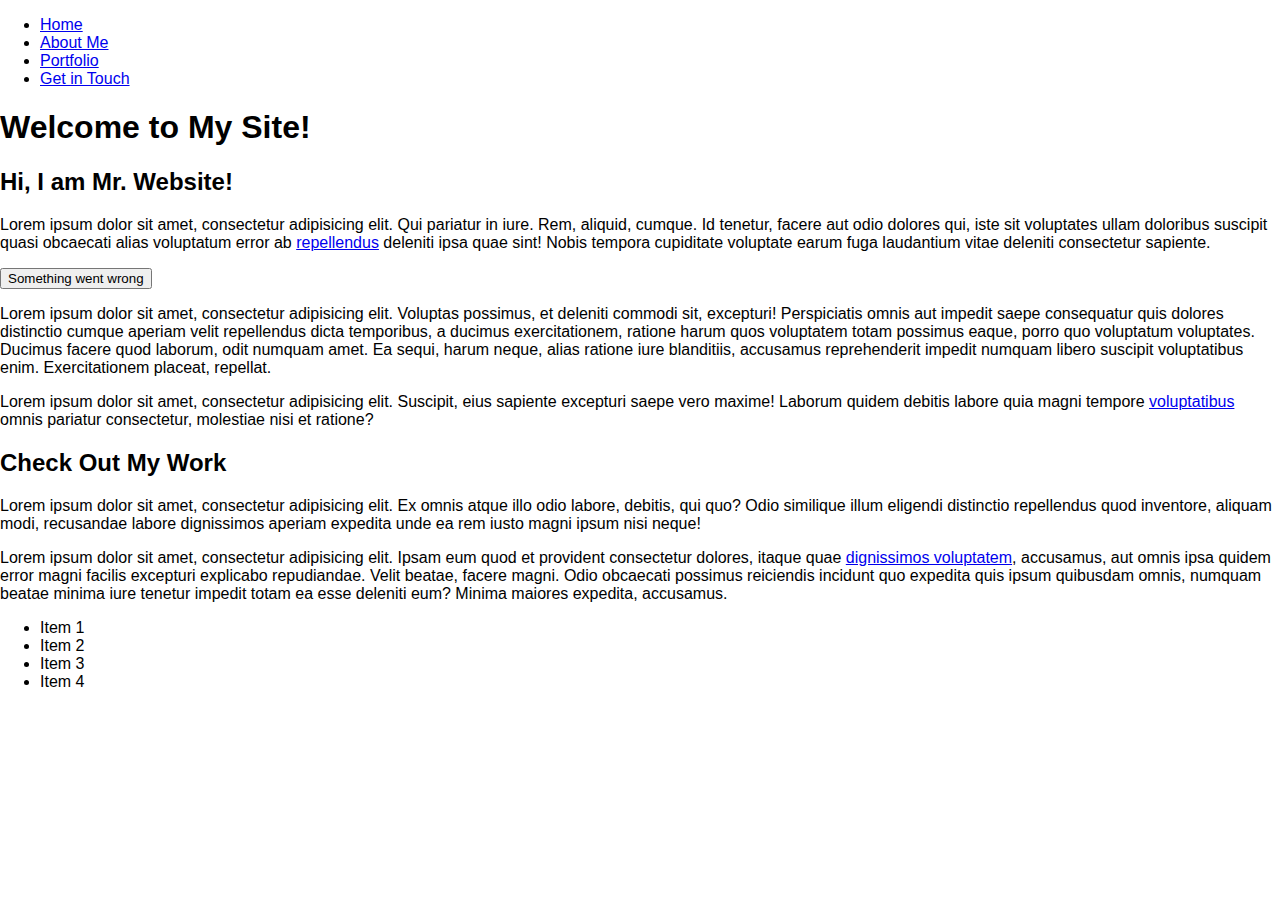
<file: index.html>
<!doctype html>

<html lang="en">
<head>
  <meta charset="utf-8">
  <title>My Awesome Site</title>
  <meta name="description" content="On this site, I share my thoughts and gain readers.">
  
  <link rel="stylesheet" href="css/main.css">

  <!--[if lt IE 9]>
  <script src="http://html5shiv.googlecode.com/svn/trunk/html5.js"></script>
  <![endif]-->
</head>

<body>
  <header id="header">
    <nav id="main-menu">
      <ul>
        <li><a href="index.html">Home</a></li>
        <li><a href="about.html">About Me</a></li>
        <li><a href="portfolio.html">Portfolio</a></li>
        <li><a href="contact.html">Get in Touch</a></li>
      </ul>
    </nav>
  </header>

  <div id="main" role="main">

    <article id="content">
      <h1>Welcome to My Site!</h1>
      <section id="introduction">
        <h2>Hi, I am Mr. Website!</h2>
        <p>Lorem ipsum dolor sit amet, consectetur adipisicing elit. Qui pariatur in iure. Rem, aliquid, cumque. Id tenetur, facere aut odio dolores qui, iste sit voluptates ullam doloribus suscipit quasi obcaecati alias voluptatum error ab <a href="#">repellendus</a> deleniti ipsa quae sint! Nobis tempora cupiditate voluptate earum fuga laudantium vitae deleniti consectetur sapiente.</p>
        <button class="warning-button">Something went wrong</button>
        <p>Lorem ipsum dolor sit amet, consectetur adipisicing elit. Voluptas possimus, et deleniti commodi sit, excepturi! Perspiciatis omnis aut impedit saepe consequatur quis dolores distinctio cumque aperiam velit repellendus dicta temporibus, a ducimus exercitationem, ratione harum quos voluptatem totam possimus eaque, porro quo voluptatum voluptates. Ducimus facere quod laborum, odit numquam amet. Ea sequi, harum neque, alias ratione iure blanditiis, accusamus reprehenderit impedit numquam libero suscipit voluptatibus enim. Exercitationem placeat, repellat.</p>
        <p>Lorem ipsum dolor sit amet, consectetur adipisicing elit. Suscipit, eius sapiente excepturi saepe vero maxime! Laborum quidem debitis labore quia magni tempore <a href="#">voluptatibus</a> omnis pariatur consectetur, molestiae nisi et ratione?</p>
      </section>
      <section id="promo">
        <h2>Check Out My Work</h2>
        <p>Lorem ipsum dolor sit amet, consectetur adipisicing elit. Ex omnis atque illo odio labore, debitis, qui quo? Odio similique illum eligendi distinctio repellendus quod inventore, aliquam modi, recusandae labore dignissimos aperiam expedita unde ea rem iusto magni ipsum nisi neque!</p>
        <p>Lorem ipsum dolor sit amet, consectetur adipisicing elit. Ipsam eum quod et provident consectetur dolores, itaque quae <a href="#">dignissimos voluptatem</a>, accusamus, aut omnis ipsa quidem error magni facilis excepturi explicabo repudiandae. Velit beatae, facere magni. Odio obcaecati possimus reiciendis incidunt quo expedita quis ipsum quibusdam omnis, numquam beatae minima iure tenetur impedit totam ea esse deleniti eum? Minima maiores expedita, accusamus.</p>
      </section>
    </article>

    <aside id="sidebar">
      <ul>
        <li>Item 1</li>
        <li>Item 2</li>
        <li>Item 3</li>
        <li>Item 4</li>
      </ul>
    </aside>

  </div>

  <footer id="footer">
    
  </footer>
</body>
</html>
</file>
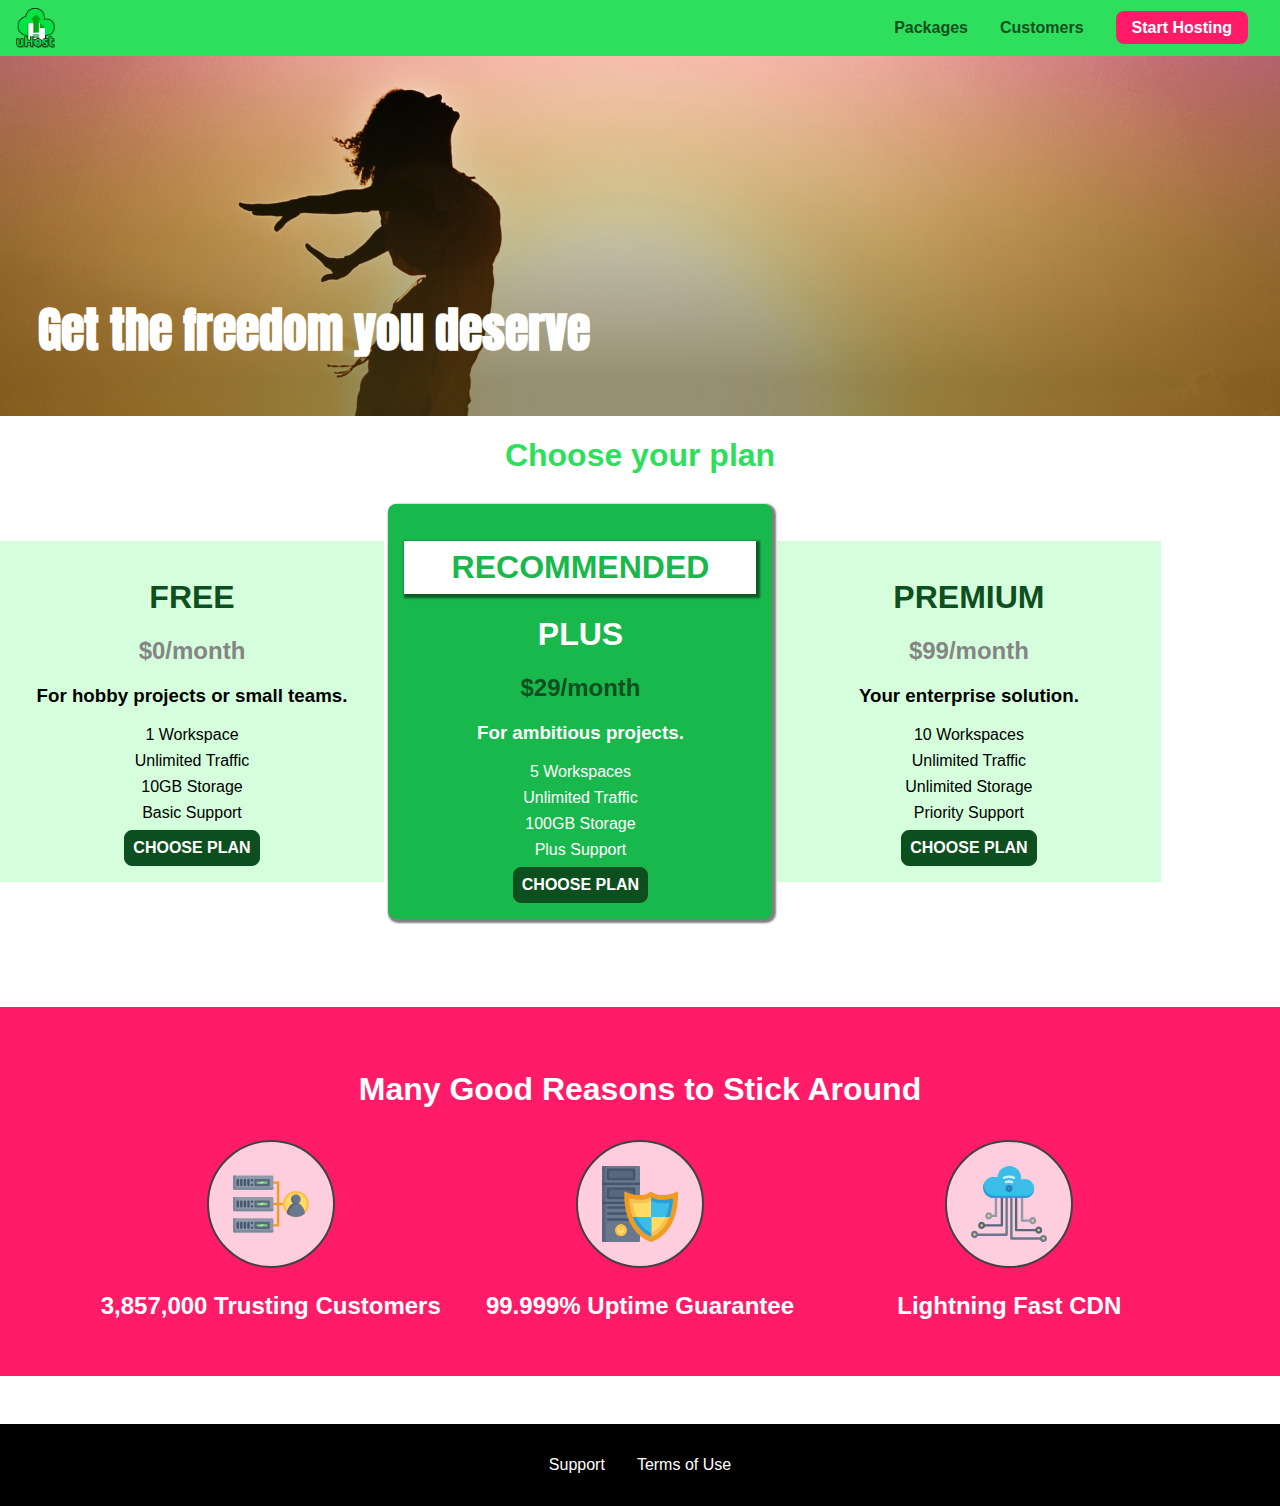
<file: css/basics1/index.html>
<!DOCTYPE html>
<html lang="en">
  <head>
    <meta charset="UTF-8" />
    <meta http-equiv="X-UA-Compatible" content="IE=edge" />
    <meta name="viewport" content="width=device-width, initial-scale=1.0">
    <link rel="stylesheet" href="shared.css" />
    <link rel="stylesheet" href="main.css" />
    <title>uHost</title>
  </head>
  <body>
    <div class="backdrop"></div>
    <div class="modal">
      <h1 class="modal__title">Do you want to continue?</h1>
      <div class="modal__actions">
        <a href="start-hosting/index.html" class="modal__action">Yes!</a>
        <button class="modal__action modal__action--negative" type="button">
          No!
        </button>
      </div>
    </div>
    <header class="main-header">
      <div>
        <button class="toggle-button">
          <span class="toggle-button__bar"></span>
          <span class="toggle-button__bar"></span>
          <span class="toggle-button__bar"></span>
        </button>
        <a href="index.html" class="main-header__brand">
          <img src="images/uhost-icon.png" alt="Uhost - hosting comp" />
        </a>
      </div>
      <nav class="main-nav">
        <ul class="main-nav__items">
          <li class="main-nav__item">
            <a href="packages/index.html">Packages</a>
          </li>
          <li class="main-nav__item">
            <a href="customers/index.html">Customers</a>
          </li>
          <li class="main-nav__item main-nav__item--cta">
            <!--BEM for state -- -->
            <a href="start-hosting/index.html">Start Hosting</a>
          </li>
        </ul>
      </nav>
    </header>
    <nav class="mobile-nav">
      <ul class="mobile-nav__items">
        <li class="mobile-nav__item">
          <a href="packages/index.html">Packages</a>
        </li>
        <li class="mobile-nav__item">
          <a href="customers/index.html">Customers</a>
        </li>
        <li class="mobile-nav__item mobile-nav__item--cta">
          <a href="start-hosting/index.html">Start Hosting</a>
        </li>
      </ul>
    </nav>

    <main>
      <section id="product-overview">
        <h1>Get the freedom you deserve</h1>
      </section>
      <section id="plans">
        <h1 class="section-title">Choose your plan</h1>
        <div class="plan__list">
          <article class="plan">
            <h1 class="plan__title">FREE</h1>
            <h2 class="plan__price">$0/month</h2>
            <h3>For hobby projects or small teams.</h3>
            <ul class="plan__features">
              <li class="plan__feature">1 Workspace</li>
              <li class="plan__feature">Unlimited Traffic</li>
              <li class="plan__feature">10GB Storage</li>
              <li class="plan__feature">Basic Support</li>
            </ul>
            <div>
              <button class="button">CHOOSE PLAN</button>
            </div>
          </article>
          <article class="plan plan--highlighted">
            <h1 class="plan__annotation">RECOMMENDED</h1>
            <h1 class="plan__title">PLUS</h1>
            <h2 class="plan__price">$29/month</h2>
            <h3>For ambitious projects.</h3>
            <ul class="plan__features">
              <li class="plan__feature">5 Workspaces</li>
              <li class="plan__feature">Unlimited Traffic</li>
              <li class="plan__feature">100GB Storage</li>
              <li class="plan__feature">Plus Support</li>
            </ul>
            <div>
              <button class="button">CHOOSE PLAN</button>
            </div>
          </article>
          <article class="plan">
            <h1 class="plan__title">PREMIUM</h1>
            <h2 class="plan__price">$99/month</h2>
            <h3>Your enterprise solution.</h3>
            <ul class="plan__features">
              <li class="plan__feature">10 Workspaces</li>
              <li class="plan__feature">Unlimited Traffic</li>
              <li class="plan__feature">Unlimited Storage</li>
              <li class="plan__feature">Priority Support</li>
            </ul>
            <div>
              <button class="button">CHOOSE PLAN</button>
            </div>
          </article>
        </div>
      </section>

      <section id="key-features">
        <h1 class="section-title">Many Good Reasons to Stick Around</h1>
        <ul class="key-features__list">
          <li class="key-feature">
            <div class="key-feature__image">
              <svg viewBox="0 0 512 512">
                <path
                  style="fill: #f09b24"
                  d="M344,248h-32V112c0-4.418-3.582-8-8-8h-40c-4.418,0-8,3.582-8,8s3.582,8,8,8h32v128h-32  c-4.418,0-8,3.582-8,8s3.582,8,8,8h32v128h-32c-4.418,0-8,3.582-8,8s3.582,8,8,8h40c4.418,0,8-3.582,8-8V264h32c4.418,0,8-3.582,8-8  S348.418,248,344,248z"
                />
                <path
                  style="fill: #8e9aa9"
                  d="M264,64H8c-4.418,0-8,3.582-8,8v80c0,4.418,3.582,8,8,8h256c4.418,0,8-3.582,8-8V72  C272,67.582,268.418,64,264,64z"
                />
                <path
                  style="fill: #7c899b"
                  d="M24,144c-4.418,0-8-3.582-8-8V64H8c-4.418,0-8,3.582-8,8v80c0,4.418,3.582,8,8,8h256  c4.418,0,8-3.582,8-8v-8H24z"
                />
                <rect
                  x="152"
                  y="96"
                  style="fill: #b8e3a8"
                  width="88"
                  height="32"
                />
                <g>
                  <polygon
                    style="fill: #7ec97d"
                    points="152,96 152,128 166,128 198,96  "
                  />
                  <polygon
                    style="fill: #7ec97d"
                    points="220,96 188,128 240,128 240,96  "
                  />
                </g>
                <path
                  style="fill: #56677e"
                  d="M240,136h-88c-4.418,0-8-3.582-8-8V96c0-4.418,3.582-8,8-8h88c4.418,0,8,3.582,8,8v32  C248,132.418,244.418,136,240,136z M160,120h72v-16h-72V120z"
                />
                <g>
                  <path
                    style="fill: #435670"
                    d="M32,136c-4.418,0-8-3.582-8-8V96c0-4.418,3.582-8,8-8s8,3.582,8,8v32C40,132.418,36.418,136,32,136z   "
                  />
                  <path
                    style="fill: #435670"
                    d="M56,136c-4.418,0-8-3.582-8-8V96c0-4.418,3.582-8,8-8s8,3.582,8,8v32C64,132.418,60.418,136,56,136z   "
                  />
                  <path
                    style="fill: #435670"
                    d="M80,136c-4.418,0-8-3.582-8-8V96c0-4.418,3.582-8,8-8s8,3.582,8,8v32C88,132.418,84.418,136,80,136z   "
                  />
                  <path
                    style="fill: #435670"
                    d="M104,136c-4.418,0-8-3.582-8-8V96c0-4.418,3.582-8,8-8s8,3.582,8,8v32   C112,132.418,108.418,136,104,136z"
                  />
                  <path
                    style="fill: #435670"
                    d="M128,105c-4.418,0-8-3.582-8-8v-1c0-4.418,3.582-8,8-8s8,3.582,8,8v1   C136,101.418,132.418,105,128,105z"
                  />
                  <path
                    style="fill: #435670"
                    d="M128,136c-4.418,0-8-3.582-8-8v-1c0-4.418,3.582-8,8-8s8,3.582,8,8v1   C136,132.418,132.418,136,128,136z"
                  />
                </g>
                <path
                  style="fill: #8e9aa9"
                  d="M264,208H8c-4.418,0-8,3.582-8,8v80c0,4.418,3.582,8,8,8h256c4.418,0,8-3.582,8-8v-80  C272,211.582,268.418,208,264,208z"
                />
                <path
                  style="fill: #7c899b"
                  d="M24,288c-4.418,0-8-3.582-8-8v-72H8c-4.418,0-8,3.582-8,8v80c0,4.418,3.582,8,8,8h256  c4.418,0,8-3.582,8-8v-8H24z"
                />
                <rect
                  x="152"
                  y="240"
                  style="fill: #b8e3a8"
                  width="88"
                  height="32"
                />
                <g>
                  <polygon
                    style="fill: #7ec97d"
                    points="152,240 152,272 166,272 198,240  "
                  />
                  <polygon
                    style="fill: #7ec97d"
                    points="220,240 188,272 240,272 240,240  "
                  />
                </g>
                <path
                  style="fill: #56677e"
                  d="M240,280h-88c-4.418,0-8-3.582-8-8v-32c0-4.418,3.582-8,8-8h88c4.418,0,8,3.582,8,8v32  C248,276.418,244.418,280,240,280z M160,264h72v-16h-72V264z"
                />
                <g>
                  <path
                    style="fill: #435670"
                    d="M32,280c-4.418,0-8-3.582-8-8v-32c0-4.418,3.582-8,8-8s8,3.582,8,8v32C40,276.418,36.418,280,32,280   z"
                  />
                  <path
                    style="fill: #435670"
                    d="M56,280c-4.418,0-8-3.582-8-8v-32c0-4.418,3.582-8,8-8s8,3.582,8,8v32C64,276.418,60.418,280,56,280   z"
                  />
                  <path
                    style="fill: #435670"
                    d="M80,280c-4.418,0-8-3.582-8-8v-32c0-4.418,3.582-8,8-8s8,3.582,8,8v32C88,276.418,84.418,280,80,280   z"
                  />
                  <path
                    style="fill: #435670"
                    d="M104,280c-4.418,0-8-3.582-8-8v-32c0-4.418,3.582-8,8-8s8,3.582,8,8v32   C112,276.418,108.418,280,104,280z"
                  />
                  <path
                    style="fill: #435670"
                    d="M128,249c-4.418,0-8-3.582-8-8v-1c0-4.418,3.582-8,8-8s8,3.582,8,8v1   C136,245.418,132.418,249,128,249z"
                  />
                  <path
                    style="fill: #435670"
                    d="M128,280c-4.418,0-8-3.582-8-8v-1c0-4.418,3.582-8,8-8s8,3.582,8,8v1   C136,276.418,132.418,280,128,280z"
                  />
                </g>
                <path
                  style="fill: #8e9aa9"
                  d="M264,352H8c-4.418,0-8,3.582-8,8v80c0,4.418,3.582,8,8,8h256c4.418,0,8-3.582,8-8v-80  C272,355.582,268.418,352,264,352z"
                />
                <path
                  style="fill: #7c899b"
                  d="M24,432c-4.418,0-8-3.582-8-8v-72H8c-4.418,0-8,3.582-8,8v80c0,4.418,3.582,8,8,8h256  c4.418,0,8-3.582,8-8v-8H24z"
                />
                <rect
                  x="152"
                  y="384"
                  style="fill: #b8e3a8"
                  width="88"
                  height="32"
                />
                <g>
                  <polygon
                    style="fill: #7ec97d"
                    points="152,384 152,416 166,416 198,384  "
                  />
                  <polygon
                    style="fill: #7ec97d"
                    points="220,384 188,416 240,416 240,384  "
                  />
                </g>
                <path
                  style="fill: #56677e"
                  d="M240,424h-88c-4.418,0-8-3.582-8-8v-32c0-4.418,3.582-8,8-8h88c4.418,0,8,3.582,8,8v32  C248,420.418,244.418,424,240,424z M160,408h72v-16h-72V408z"
                />
                <g>
                  <path
                    style="fill: #435670"
                    d="M32,424c-4.418,0-8-3.582-8-8v-32c0-4.418,3.582-8,8-8s8,3.582,8,8v32C40,420.418,36.418,424,32,424   z"
                  />
                  <path
                    style="fill: #435670"
                    d="M56,424c-4.418,0-8-3.582-8-8v-32c0-4.418,3.582-8,8-8s8,3.582,8,8v32C64,420.418,60.418,424,56,424   z"
                  />
                  <path
                    style="fill: #435670"
                    d="M80,424c-4.418,0-8-3.582-8-8v-32c0-4.418,3.582-8,8-8s8,3.582,8,8v32C88,420.418,84.418,424,80,424   z"
                  />
                  <path
                    style="fill: #435670"
                    d="M104,424c-4.418,0-8-3.582-8-8v-32c0-4.418,3.582-8,8-8s8,3.582,8,8v32   C112,420.418,108.418,424,104,424z"
                  />
                  <path
                    style="fill: #435670"
                    d="M128,393c-4.418,0-8-3.582-8-8v-1c0-4.418,3.582-8,8-8s8,3.582,8,8v1   C136,389.418,132.418,393,128,393z"
                  />
                  <path
                    style="fill: #435670"
                    d="M128,424c-4.418,0-8-3.582-8-8v-1c0-4.418,3.582-8,8-8s8,3.582,8,8v1   C136,420.418,132.418,424,128,424z"
                  />
                </g>
                <path
                  style="fill: #f7c14d"
                  d="M424,168c-48.523,0-88,39.477-88,88s39.477,88,88,88s88-39.477,88-88S472.523,168,424,168z"
                />
                <path
                  style="fill: #ffdb66"
                  d="M424,184c-39.701,0-72,32.299-72,72s32.299,72,72,72s72-32.299,72-72S463.701,184,424,184z"
                />
                <path
                  style="fill: #69788d"
                  d="M484.893,314.16C476.393,274.588,451.922,248,424,248s-52.393,26.588-60.893,66.16  c-0.605,2.82,0.354,5.749,2.511,7.664C381.731,336.124,402.465,344,424,344s42.269-7.876,58.381-22.176  C484.539,319.909,485.498,316.98,484.893,314.16z"
                />
                <path
                  style="fill: #56677e"
                  d="M434.053,249.171C430.768,248.403,427.411,248,424,248c-27.922,0-52.393,26.588-60.893,66.16  c-0.605,2.82,0.354,5.749,2.511,7.664c3.383,3.002,6.979,5.703,10.734,8.125C384.904,286.243,407.373,255.378,434.053,249.171z"
                />
                <path
                  style="fill: #69788d"
                  d="M424,192c-17.645,0-32,14.355-32,32s14.355,32,32,32s32-14.355,32-32S441.645,192,424,192z"
                />
                <path
                  style="fill: #56677e"
                  d="M432,248c-17.645,0-32-14.355-32-32c0-6.783,2.128-13.076,5.742-18.258  C397.444,203.53,392,213.138,392,224c0,17.645,14.355,32,32,32c10.862,0,20.471-5.444,26.258-13.742  C445.076,245.872,438.783,248,432,248z"
                />
              </svg>
            </div>
            <p class="key-feature__description">3,857,000 Trusting Customers</p>
          </li>
          <li class="key-feature">
            <div class="key-feature__image">
              <svg viewBox="0 0 512 512">
                <path
                  style="fill: #69788d"
                  d="M248,0H8C3.582,0,0,3.582,0,8v496c0,4.418,3.582,8,8,8h240c4.418,0,8-3.582,8-8V8  C256,3.582,252.418,0,248,0z"
                />
                <path
                  style="fill: #56677e"
                  d="M24,504V8c0-4.418,3.582-8,8-8H8C3.582,0,0,3.582,0,8v496c0,4.418,3.582,8,8,8h24  C27.582,512,24,508.418,24,504z"
                />
                <g>
                  <rect
                    x="0"
                    y="112"
                    style="fill: #435670"
                    width="256"
                    height="16"
                  />
                  <rect
                    x="0"
                    y="240"
                    style="fill: #435670"
                    width="256"
                    height="16"
                  />
                </g>
                <path
                  style="fill: #f7c14d"
                  d="M128,392c-22.056,0-40,17.944-40,40s17.944,40,40,40s40-17.944,40-40S150.056,392,128,392z"
                />
                <path
                  style="fill: #ffdb66"
                  d="M128,408c-13.233,0-24,10.767-24,24s10.767,24,24,24s24-10.767,24-24S141.233,408,128,408z"
                />
                <path
                  style="fill: #f7c14d"
                  d="M128,392c-2.739,0-5.414,0.278-8,0.805V424c0,4.418,3.582,8,8,8c4.418,0,8-3.582,8-8v-31.195  C133.414,392.278,130.739,392,128,392z"
                />
                <g>
                  <path
                    style="fill: #435670"
                    d="M216,288H40c-4.418,0-8-3.582-8-8s3.582-8,8-8h176c4.418,0,8,3.582,8,8S220.418,288,216,288z"
                  />
                  <path
                    style="fill: #435670"
                    d="M216,328H40c-4.418,0-8-3.582-8-8s3.582-8,8-8h176c4.418,0,8,3.582,8,8S220.418,328,216,328z"
                  />
                  <path
                    style="fill: #435670"
                    d="M216,368H40c-4.418,0-8-3.582-8-8s3.582-8,8-8h176c4.418,0,8,3.582,8,8S220.418,368,216,368z"
                  />
                  <path
                    style="fill: #435670"
                    d="M216,16H40c-4.418,0-8,3.582-8,8v64c0,4.418,3.582,8,8,8h176c4.418,0,8-3.582,8-8V24   C224,19.582,220.418,16,216,16z"
                  />
                </g>
                <rect
                  x="48"
                  y="32"
                  style="fill: #56677e"
                  width="160"
                  height="48"
                />
                <path
                  style="fill: #435670"
                  d="M216,144H40c-4.418,0-8,3.582-8,8v64c0,4.418,3.582,8,8,8h176c4.418,0,8-3.582,8-8v-64  C224,147.582,220.418,144,216,144z"
                />
                <rect
                  x="48"
                  y="160"
                  style="fill: #56677e"
                  width="160"
                  height="48"
                />
                <path
                  style="fill: #f09b24"
                  d="M511.747,180.237c-0.194-6.537-8.107-10.107-13.135-5.894c-5.6,4.693-42.904,21.282-98.514,21.282  c-33.45,0-64.625-20.999-64.929-21.206c-2.9-1.991-6.764-1.85-9.512,0.346c-2.677,2.135-27.201,20.86-63.793,20.86  c-55.607,0-92.914-16.589-98.515-21.282c-5.028-4.211-12.941-0.645-13.135,5.894c-1.634,54.834,4.655,105.941,18.693,151.903  c12.096,39.604,29.759,74.047,52.497,102.373c27.538,34.304,62.743,59.882,104.66,76.045c3.069,1.918,6.757,1.921,9.83,0  c41.917-16.163,77.122-41.741,104.66-76.045c22.738-28.326,40.401-62.77,52.497-102.373  C507.092,286.179,513.381,235.071,511.747,180.237z"
                />
                <path
                  style="fill: #f7c14d"
                  d="M476.21,221.226c-1.953-1.631-4.568-2.235-7.036-1.628c-21.686,5.327-44.926,8.028-69.075,8.028  c-25.926,0-49.633-8.975-64.955-16.504c-2.307-1.134-5.016-1.091-7.284,0.116c-14.059,7.477-36.919,16.388-65.994,16.388  c-24.153,0-47.394-2.701-69.075-8.028c-5.155-1.268-10.221,2.966-9.894,8.261c2.077,33.693,7.668,65.635,16.616,94.935  c22.774,74.565,66.139,126.334,128.888,153.868c2.032,0.891,4.397,0.891,6.43,0c61.777-27.107,104.716-78.876,127.62-153.868  c8.948-29.3,14.539-61.241,16.616-94.935C479.224,225.319,478.163,222.856,476.21,221.226z"
                />
                <path
                  style="fill: #ffdb66"
                  d="M331.609,451.727c-52.604-25.289-89.304-70.987-109.144-135.944  c-6.532-21.39-11.162-44.336-13.82-68.447c17.133,2.852,34.952,4.291,53.22,4.291c29.394,0,53.376-7.793,69.978-15.561  c17.44,7.736,41.656,15.561,68.256,15.561c18.267,0,36.085-1.439,53.219-4.291c-2.659,24.112-7.288,47.06-13.82,68.448  C419.545,381.108,383.27,426.805,331.609,451.727z"
                />
                <g>
                  <path
                    style="fill: #2c9dd4"
                    d="M479.066,227.858c0.157-2.539-0.903-5.002-2.856-6.633s-4.568-2.235-7.036-1.628   c-21.686,5.327-44.926,8.028-69.075,8.028c-25.926,0-49.633-8.975-64.955-16.504c-1.057-0.52-2.2-0.78-3.345-0.806l-0.072,133.351   h123.601c2.556-6.746,4.933-13.702,7.123-20.874C471.398,293.493,476.989,261.552,479.066,227.858z"
                  />
                  <path
                    style="fill: #2c9dd4"
                    d="M206.658,343.667c24.153,63.42,65.028,108.108,121.743,132.995c1.031,0.452,2.147,0.673,3.263,0.666   l0.063-133.661H206.658z"
                  />
                </g>
                <g>
                  <path
                    style="fill: #3cbde8"
                    d="M439.497,315.783c6.532-21.389,11.161-44.336,13.82-68.448c-17.134,2.852-34.952,4.291-53.219,4.291   c-26.6,0-50.815-7.824-68.256-15.561l-0.116,107.601h97.758C433.179,334.807,436.524,325.518,439.497,315.783z"
                  />
                  <path
                    style="fill: #3cbde8"
                    d="M232.523,343.667c21.144,50.298,54.363,86.56,99.087,108.06l0.117-108.06H232.523z"
                  />
                </g>
              </svg>
            </div>
            <p class="key-feature__description">99.999% Uptime Guarantee</p>
          </li>
          <li class="key-feature">
            <div class="key-feature__image">
              <svg viewBox="0 0 512 512">
                <path
                  style="fill: #8e9aa9"
                  d="M168,200c-4.418,0-8,3.582-8,8v120h-17.376c-3.302-9.311-12.194-16-22.624-16  c-13.234,0-24,10.767-24,24s10.766,24,24,24c10.429,0,19.321-6.689,22.624-16H168c4.418,0,8-3.582,8-8V208  C176,203.582,172.418,200,168,200z"
                />
                <path
                  style="fill: #ffdb66"
                  d="M120,328c-4.411,0-8,3.589-8,8s3.589,8,8,8s8-3.589,8-8S124.411,328,120,328z"
                />
                <path
                  style="fill: #56677e"
                  d="M208,200c-4.418,0-8,3.582-8,8v184H94.624C91.322,382.689,82.43,376,72,376  c-13.234,0-24,10.767-24,24s10.766,24,24,24c10.429,0,19.321-6.689,22.624-16H208c4.418,0,8-3.582,8-8V208  C216,203.582,212.418,200,208,200z"
                />
                <path
                  style="fill: #ffdb66"
                  d="M72,392c-4.411,0-8,3.589-8,8s3.589,8,8,8s8-3.589,8-8S76.411,392,72,392z"
                />
                <path
                  style="fill: #69788d"
                  d="M240,208c-4.418,0-8,3.582-8,8v239H47.24c-2.671-10.34-12.078-18-23.24-18c-13.234,0-24,10.767-24,24  s10.766,24,24,24c9.666,0,18.009-5.747,21.809-14H240c4.418,0,8-3.582,8-8V216C248,211.582,244.418,208,240,208z"
                />
                <path
                  style="fill: #ffdb66"
                  d="M24,453c-4.411,0-8,3.589-8,8s3.589,8,8,8s8-3.589,8-8S28.411,453,24,453z"
                />
                <path
                  style="fill: #69788d"
                  d="M488,464c-10.429,0-19.321,6.689-22.624,16H280V208c0-4.418-3.582-8-8-8s-8,3.582-8,8v280  c0,4.418,3.582,8,8,8h193.376c3.302,9.311,12.194,16,22.624,16c13.234,0,24-10.767,24-24S501.234,464,488,464z"
                />
                <path
                  style="fill: #ffdb66"
                  d="M488,480c-4.411,0-8,3.589-8,8s3.589,8,8,8s8-3.589,8-8S492.411,480,488,480z"
                />
                <path
                  style="fill: #56677e"
                  d="M456,408c-10.429,0-19.321,6.689-22.624,16H312V208c0-4.418-3.582-8-8-8s-8,3.582-8,8v224  c0,4.418,3.582,8,8,8h129.376c3.302,9.311,12.194,16,22.624,16c13.234,0,24-10.767,24-24S469.234,408,456,408z"
                />
                <path
                  style="fill: #ffdb66"
                  d="M456,424c-4.411,0-8,3.589-8,8s3.589,8,8,8s8-3.589,8-8S460.411,424,456,424z"
                />
                <path
                  style="fill: #8e9aa9"
                  d="M416,344c-10.429,0-19.321,6.689-22.624,16H352V208c0-4.418-3.582-8-8-8s-8,3.582-8,8v160  c0,4.418,3.582,8,8,8h49.376c3.302,9.311,12.194,16,22.624,16c13.234,0,24-10.767,24-24S429.234,344,416,344z"
                />
                <path
                  style="fill: #ffdb66"
                  d="M416,360c-4.411,0-8,3.589-8,8s3.589,8,8,8s8-3.589,8-8S420.411,360,416,360z"
                />
                <path
                  style="fill: #3cbde8"
                  d="M362,88c-8.741,0-17.231,1.751-25.06,5.085C337.646,88.797,338,84.43,338,80  c0-44.112-35.888-80-80-80c-42.823,0-77.895,33.816-79.909,76.149C170.393,73.415,162.244,72,154,72c-39.701,0-72,32.299-72,72  s32.299,72,72,72h208c35.29,0,64-28.71,64-64S397.29,88,362,88z"
                />
                <path
                  style="fill: #2c9dd4"
                  d="M368,200H160c-39.701,0-72-32.299-72-72c0-5.863,0.721-11.559,2.05-17.019  C84.918,120.88,82,132.102,82,144c0,39.701,32.299,72,72,72h208c30.389,0,55.88-21.296,62.379-49.743  C413.565,186.327,392.352,200,368,200z"
                />
                <path
                  style="fill: #2a7db5"
                  d="M256,128c-13.234,0-24,10.767-24,24s10.766,24,24,24c13.233,0,24-10.767,24-24S269.233,128,256,128z"
                />
                <path
                  style="fill: #2c9dd4"
                  d="M256,144c-4.411,0-8,3.589-8,8s3.589,8,8,8c4.411,0,8-3.589,8-8S260.411,144,256,144z"
                />
                <g>
                  <path
                    style="fill: #c5f1fa"
                    d="M221.755,87.695c-2.994,0-5.864-1.688-7.233-4.572c-1.894-3.991-0.194-8.763,3.798-10.657   C230.157,66.849,242.834,64,256,64c13.166,0,25.844,2.849,37.68,8.466c3.992,1.895,5.692,6.666,3.798,10.657   s-6.666,5.692-10.657,3.798C277.144,82.328,266.774,80,256,80c-10.774,0-21.144,2.328-30.821,6.921   C224.072,87.446,222.904,87.695,221.755,87.695z"
                  />
                  <path
                    style="fill: #c5f1fa"
                    d="M276.545,116.618c-1.148,0-2.316-0.249-3.424-0.774C267.745,113.293,261.985,112,256,112   c-5.985,0-11.745,1.293-17.121,3.844c-3.991,1.895-8.763,0.192-10.657-3.798c-1.894-3.992-0.193-8.764,3.798-10.657   C239.557,97.813,247.625,96,256,96c8.376,0,16.444,1.813,23.98,5.389c3.991,1.894,5.692,6.665,3.798,10.657   C282.41,114.93,279.539,116.618,276.545,116.618z"
                  />
                </g>
              </svg>
            </div>
            <p class="key-feature__description">Lightning Fast CDN</p>
          </li>
        </ul>
      </section>
    </main>
    <footer class="main-footer">
      <nav>
        <ul class="main-footer__links">
          <li class="main-footer__link">
            <a href="#">Support</a>
          </li>
          <li class="main-footer__link">
            <a href="#">Terms of Use</a>
          </li>
        </ul>
      </nav>
    </footer>
    <script src="shared.js"></script>
  </body>
</html>
</file>
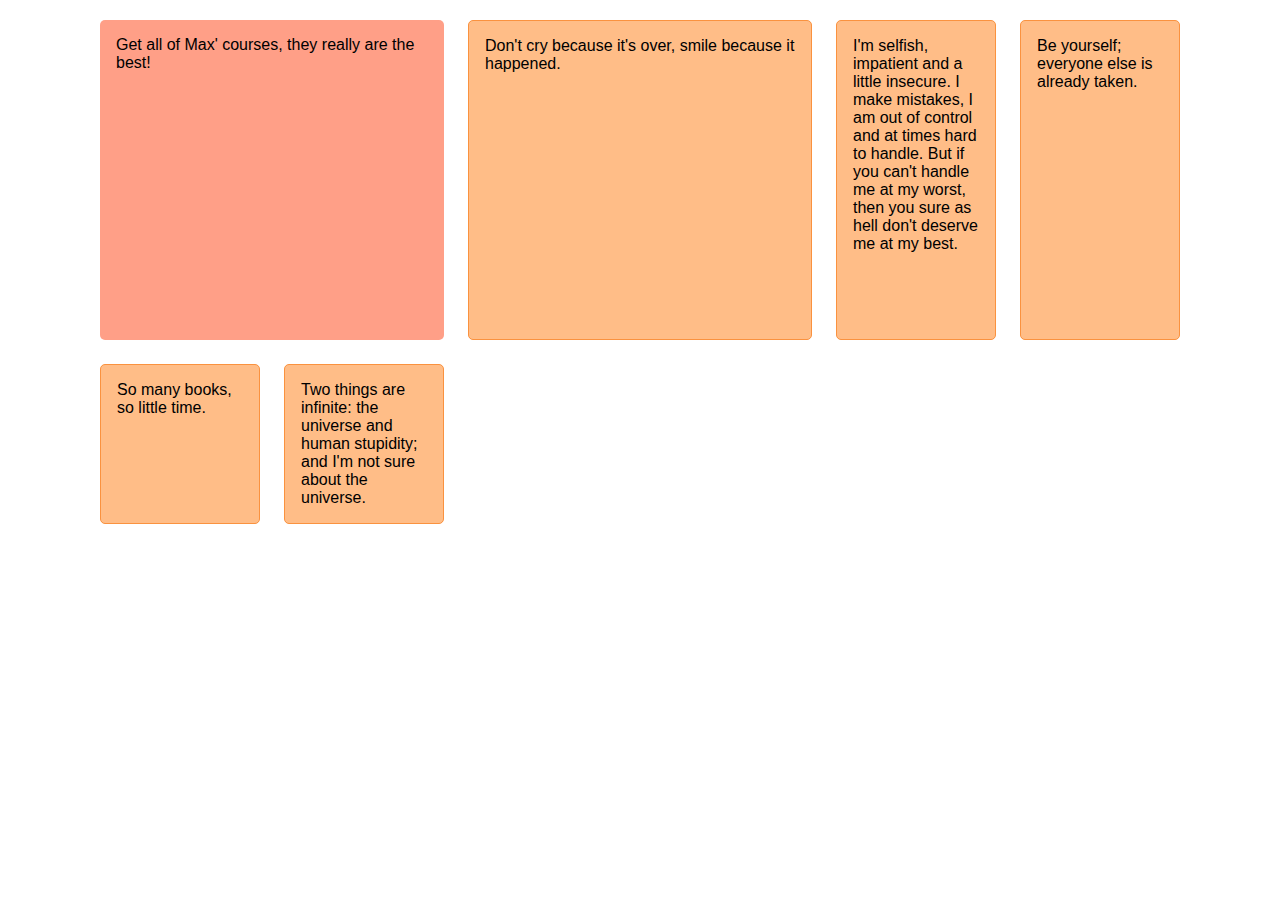
<file: css/grid-auto-area/index.html>
<!DOCTYPE html>
<html lang="en">

<head>
    <meta charset="UTF-8">
    <meta name="viewport" content="width=device-width, initial-scale=1.0">
    <meta http-equiv="X-UA-Compatible" content="ie=edge">
    <title>CSS Course</title>
    <link rel="stylesheet" href="main.css">
</head>

<body>
    <div class="container">
        <div class="quote quote--featured">Get all of Max' courses, they really are the best!</div>
        <div class="quote">Don't cry because it's over, smile because it happened.</div>
        <div class="quote">I'm selfish, impatient and a little insecure. I make mistakes, I am out of control and at times hard to handle. But
            if you can't handle me at my worst, then you sure as hell don't deserve me at my best.</div>
        <div class="quote">Be yourself; everyone else is already taken.</div>
        <div class="quote">So many books, so little time.</div>
        <div class="quote">Two things are infinite: the universe and human stupidity; and I'm not sure about the universe.</div>
    </div>
</body>

</html>
</file>
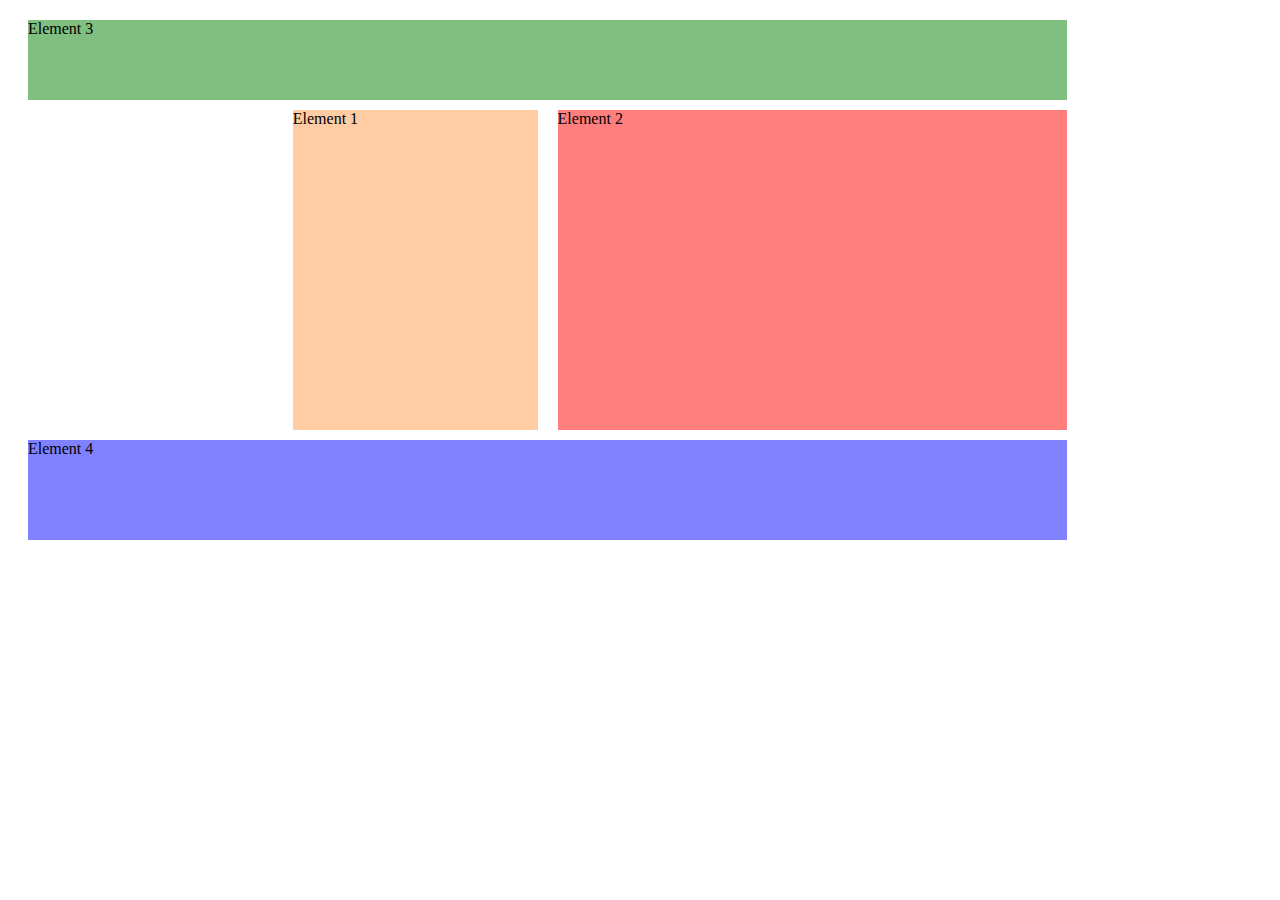
<file: css/grid/index.html>
<!DOCTYPE html>
<html lang="en">
<head>
    <meta charset="UTF-8">
    <meta name="viewport" content="width=device-width, initial-scale=1.0">
    <meta http-equiv="X-UA-Compatible" content="ie=edge">
    <title>CSS Course</title>
    <link rel="stylesheet" href="main.css">
</head>
<body>
    <div class="container">
        <div class="el1">Element 1</div>
        <div class="el2">Element 2</div>
        <div class="el3">Element 3</div>
        <div class="el4">Element 4</div>
    </div>
</body>
</html>
</file>
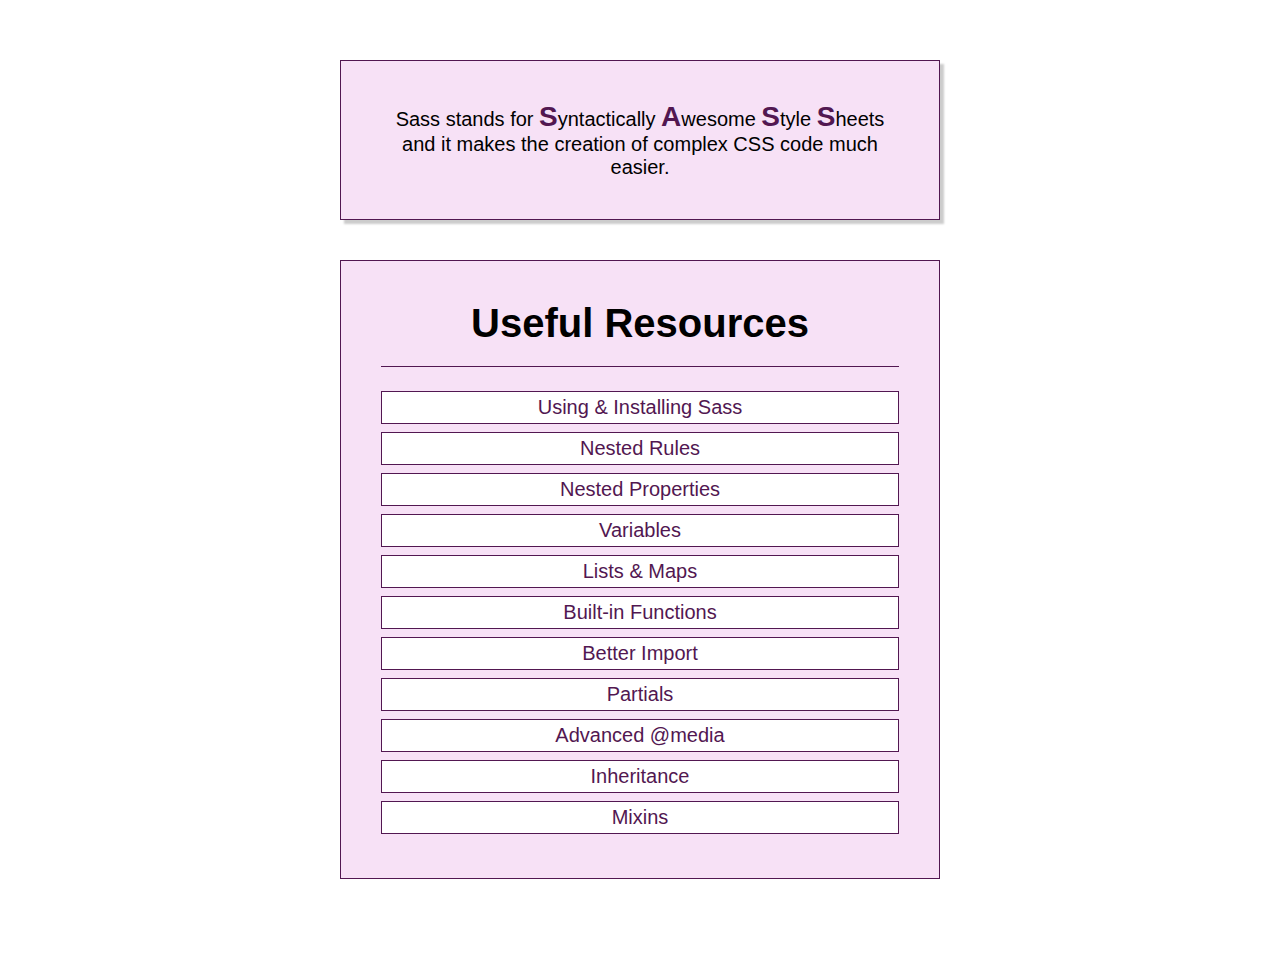
<file: css/sass/index.html>
<!DOCTYPE html>
<html lang="en">

<head>
    <meta charset="UTF-8">
    <meta name="viewport" content="width=device-width, initial-scale=1.0">
    <meta http-equiv="X-UA-Compatible" content="ie=edge">
    <title>CSS Course</title>
    <link rel="stylesheet" href="./compiled-css/main.css">
</head>

<body>
    <div class="container">
        <section class="sass-introduction">
            <p>Sass stands for
                <span class="char-highlight">S</span>yntactically
                <span class="char-highlight">A</span>wesome
                <span class="char-highlight">S</span>tyle
                <span class="char-highlight">S</span>heets and it makes the creation of complex CSS code much easier.</p>
        </section>
        <section class="sass-details">
            <header class="section-header">
                <h1>Useful Resources</h1>
            </header>
            <ul class="documentation-links">
                <li>
                    <a class="documentation-link link-important" href="https://sass-lang.com/documentation/file.SASS_REFERENCE.html#using_sass">Using &amp; Installing Sass</a>
                </li>
                <li>
                    <a class="documentation-link" href="https://sass-lang.com/documentation/file.SASS_REFERENCE.html#nested_rules">Nested Rules</a>
                </li>
                <li>
                    <a class="documentation-link" href="https://sass-lang.com/documentation/file.SASS_REFERENCE.html#nested_properties">Nested Properties</a>
                </li>
                <li>
                    <a class="documentation-link" href="https://sass-lang.com/documentation/file.SASS_REFERENCE.html#variables_">Variables</a>
                </li>
                <li>
                    <a class="documentation-link" href="https://sass-lang.com/documentation/file.SASS_REFERENCE.html#lists">Lists &amp; Maps</a>
                </li>
                <li>
                    <a class="documentation-link" href="https://sass-lang.com/documentation/Sass/Script/Functions.html">Built-in Functions</a>
                </li>
                <li>
                    <a class="documentation-link" href="https://sass-lang.com/documentation/file.SASS_REFERENCE.html#import">Better Import</a>
                </li>
                <li>
                    <a class="documentation-link" href="https://sass-lang.com/documentation/file.SASS_REFERENCE.html#partials">Partials</a>
                </li>
                <li>
                    <a class="documentation-link" href="https://sass-lang.com/documentation/file.SASS_REFERENCE.html#media">Advanced @media</a>
                </li>
                <li>
                    <a class="documentation-link" href="https://sass-lang.com/documentation/file.SASS_REFERENCE.html#extend">Inheritance</a>
                </li>
                <li>
                    <a class="documentation-link" href="https://sass-lang.com/documentation/file.SASS_REFERENCE.html#defining_a_mixin">Mixins</a>
                </li>
            </ul>
        </section>
    </div>
</body>

</html>
</file>
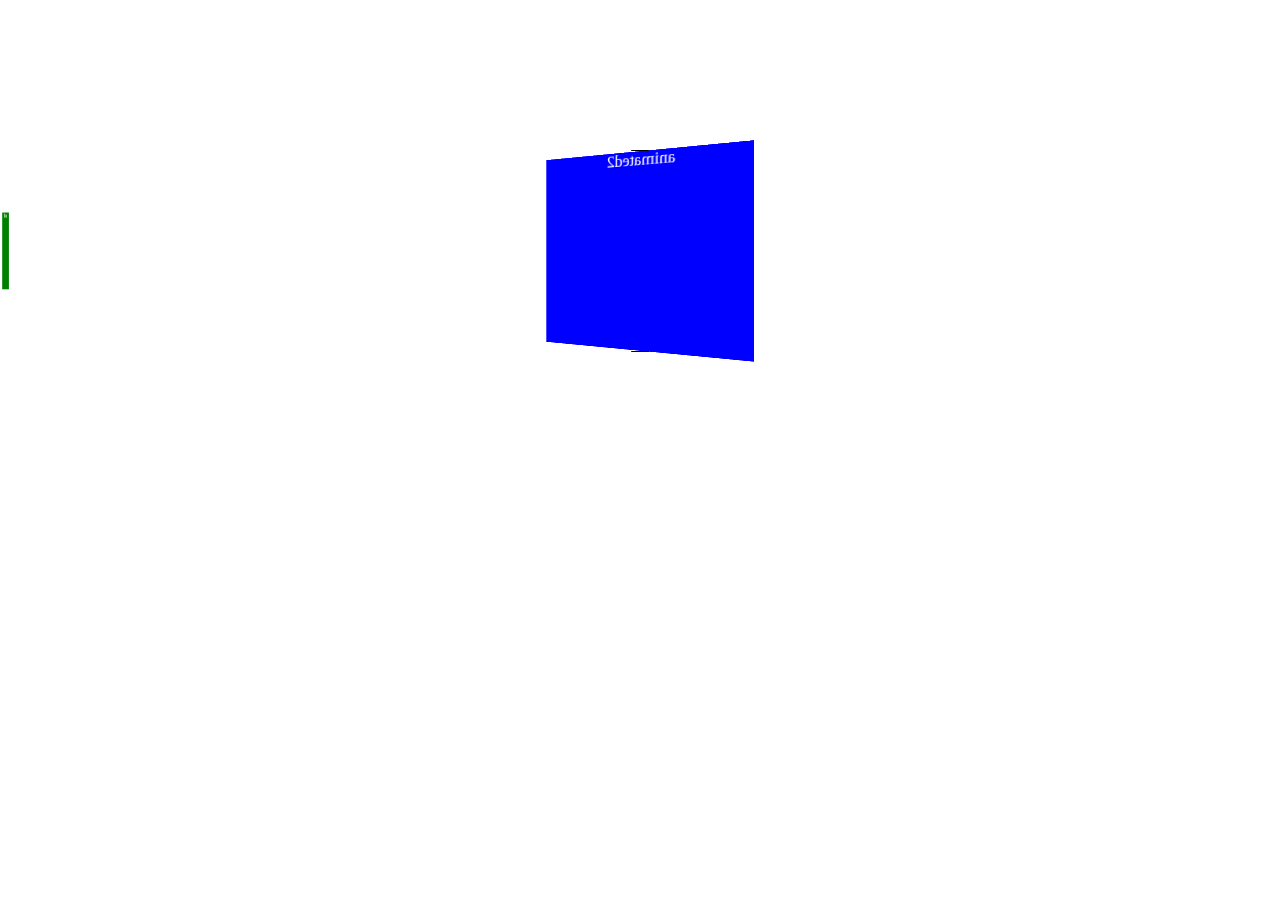
<file: css/transforms/index.html>
<!DOCTYPE html>
<html lang="en">
<head>
    <meta charset="UTF-8">
    <meta name="viewport" content="width=device-width, initial-scale=1.0">
    <meta http-equiv="X-UA-Compatible" content="ie=edge">
    <title>CSS Course</title>
    <link rel="stylesheet" href="main.css">
</head>
<body>
    <div class="container">
        <!-- <div class="box1">
            animated
        </div> -->
        <div class="box2">
            animated2
        </div>
        <div class="box3">
            animated3
        </div>
    </div>
</body>
</html>
</file>
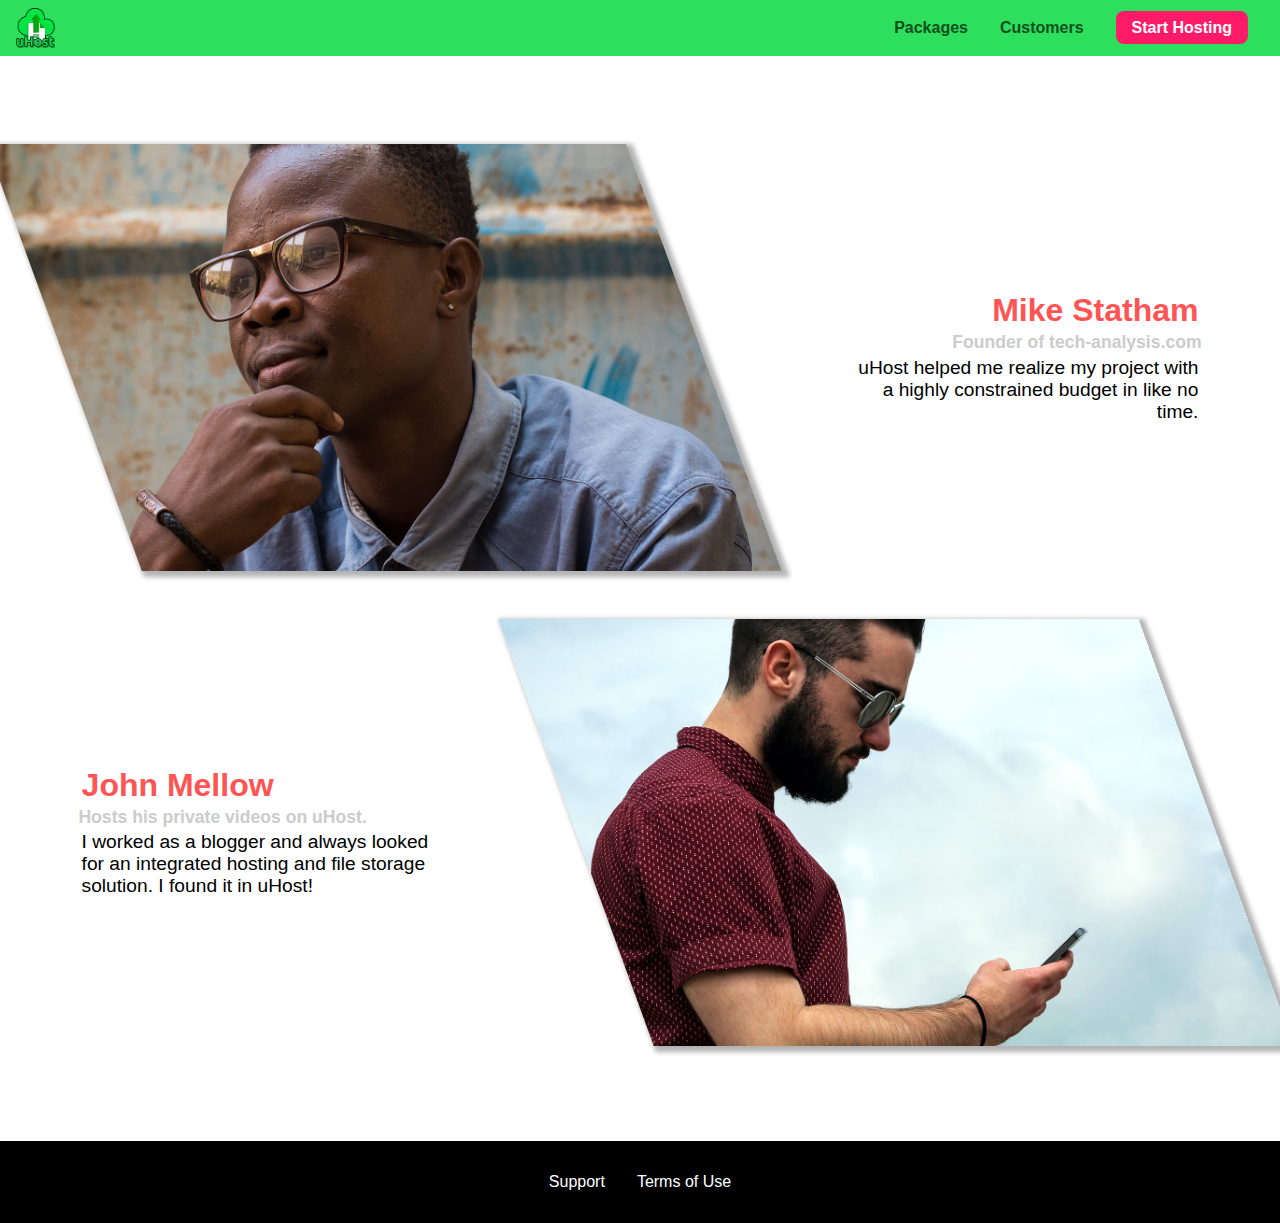
<file: css/basics1/customers/index.html>
<!DOCTYPE html>
<html lang="en">
  <head>
    <meta charset="UTF-8" />
    <meta name="viewport" content="width=device-width, initial-scale=1.0" />
    <meta http-equiv="X-UA-Compatible" content="ie=edge" />
    <title>uHost Customers</title>
    <link rel="shortcut icon" href="../images/favicon.png" />

    <link rel="stylesheet" href="../shared.css" />
    <link rel="stylesheet" href="customers.css" />
  </head>

  <body>
    <div class="backdrop"></div>
    <header class="main-header">
      <div>
        <button class="toggle-button">
          <span class="toggle-button__bar"></span>
          <span class="toggle-button__bar"></span>
          <span class="toggle-button__bar"></span>
        </button>
        <a href="../index.html" class="main-header__brand">
          <img
            src="../images/uhost-icon.png"
            alt="uHost - Your favorite hosting company"
          />
        </a>
      </div>
      <nav class="main-nav">
        <ul class="main-nav__items">
          <li class="main-nav__item">
            <a href="../packages/index.html">Packages</a>
          </li>
          <li class="main-nav__item">
            <a href="index.html">Customers</a>
          </li>
          <li class="main-nav__item main-nav__item--cta">
            <a href="../start-hosting/index.html">Start Hosting</a>
          </li>
        </ul>
      </nav>
    </header>
    <nav class="mobile-nav">
      <ul class="mobile-nav__items">
        <li class="mobile-nav__item">
          <a href="../packages/index.html">Packages</a>
        </li>
        <li class="mobile-nav__item">
          <a href="index.html">Customers</a>
        </li>
        <li class="mobile-nav__item mobile-nav__item--cta">
          <a href="../start-hosting/index.html">Start Hosting</a>
        </li>
      </ul>
    </nav>
    <main>
      <div>
        <div class="testimonial" id="customer-1">
          <div class="testimonial__image-container">
            <img
              src="../images/customer-1.jpg"
              alt="Mike Statham - Customer"
              class="testimonial__image"
            />
          </div>
          <div class="testimonial__info">
            <h1 class="testimonial__name">Mike Statham</h1>
            <h2 class="testimonial__subtitle">
              Founder of
              <a href="tech-analysis.com">tech-analysis.com</a>
            </h2>
            <p class="testimonial__text">
              uHost helped me realize my project with a highly constrained
              budget in like no time.
            </p>
          </div>
        </div>
        <div class="testimonial" id="customer-2">
          <div class="testimonial__info">
            <h1 class="testimonial__name">John Mellow</h1>
            <h2 class="testimonial__subtitle">
              Hosts his private videos on uHost.
            </h2>
            <p class="testimonial__text">
              I worked as a blogger and always looked for an integrated hosting
              and file storage solution. I found it in uHost!
            </p>
          </div>
          <div class="testimonial__image-container">
            <img
              src="../images/customer-2.jpg"
              alt="John Mellow - Customer"
              class="testimonial__image"
            />
          </div>
        </div>
      </div>
    </main>
    <footer class="main-footer">
      <nav>
        <ul class="main-footer__links">
          <li class="main-footer__link">
            <a href="#">Support</a>
          </li>
          <li class="main-footer__link">
            <a href="#">Terms of Use</a>
          </li>
        </ul>
      </nav>
    </footer>
    <script src="../shared.js"></script>
  </body>
</html>
</file>
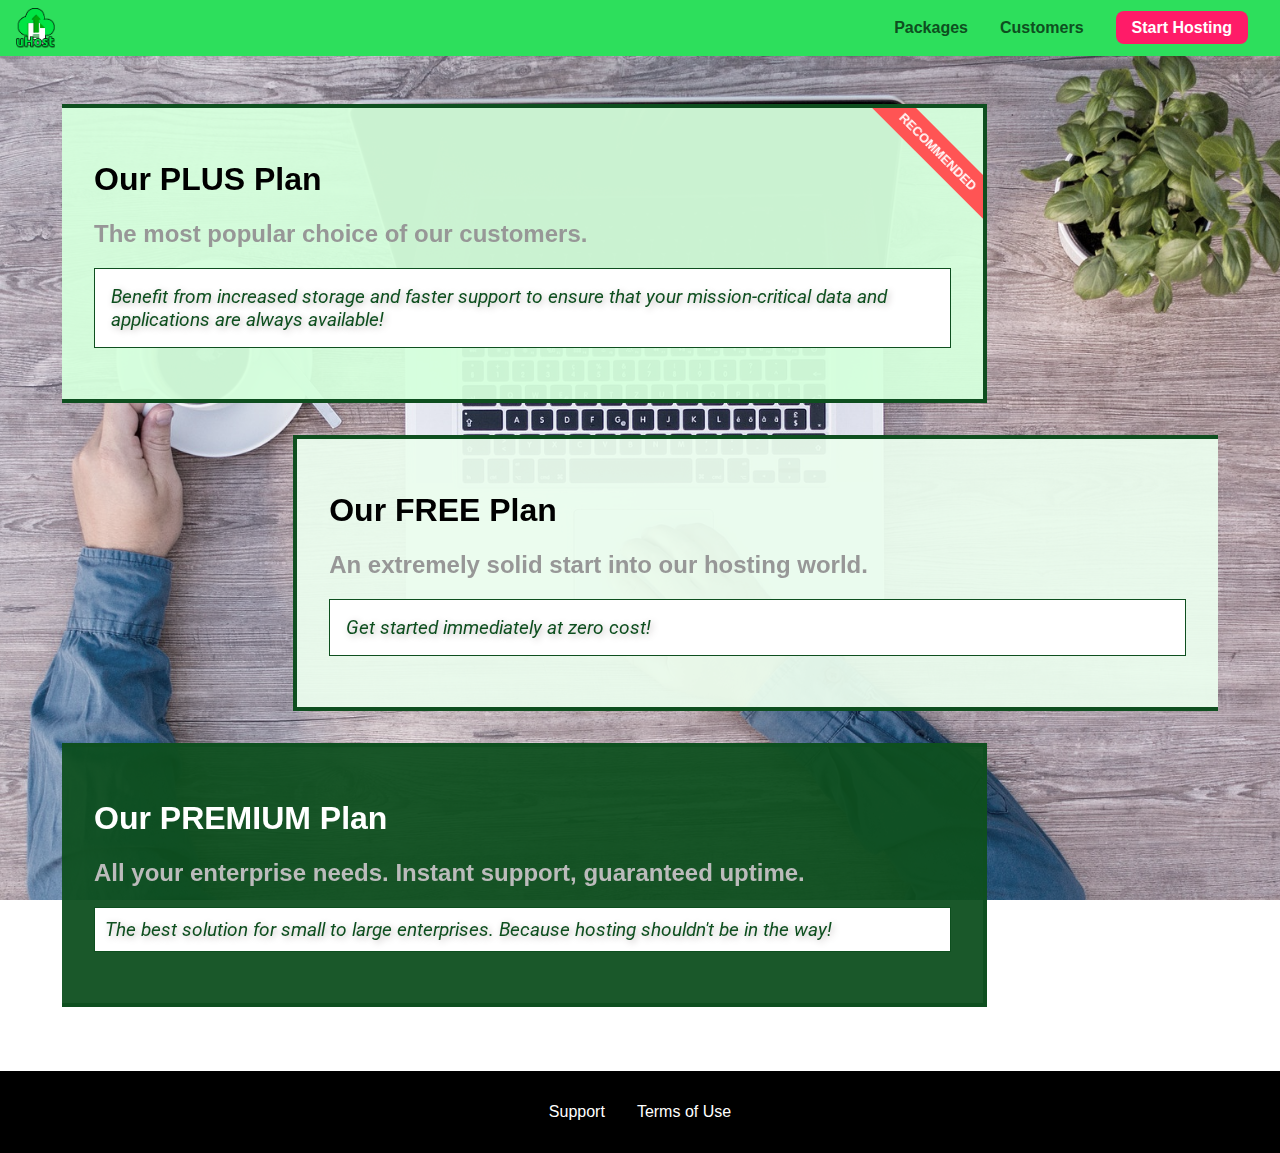
<file: css/basics1/packages/index.html>
<!DOCTYPE html>
<html lang="en">
  <head>
    <meta charset="UTF-8" />
    <meta http-equiv="X-UA-Compatible" content="IE=edge" />
    <meta name="viewport" content="width=device-width, initial-scale=1.0" />

    <link rel="stylesheet" href="../shared.css" />
    <link rel="stylesheet" href="packages.css" />
    <title>uHost</title>
  </head>
  <body>
    <div class="backdrop"></div>
    <div class="background"></div>
    <header class="main-header">
      <div>
        <button class="toggle-button">
          <span class="toggle-button__bar"></span>
          <span class="toggle-button__bar"></span>
          <span class="toggle-button__bar"></span>
        </button>
        <a href="../index.html" class="main-header__brand">
          <img src="../images/uhost-icon.png" alt="Uhost - hosting comp" />
        </a>
      </div>
      <nav class="main-nav">
        <ul class="main-nav__items">
          <li class="main-nav__item">
            <a href="index.html">Packages</a>
          </li>
          <li class="main-nav__item">
            <a href="../customers/index.html">Customers</a>
          </li>
          <li class="main-nav__item main-nav__item--cta">
            <!--BEM for state -- -->
            <a href="../start-hosting/index.html">Start Hosting</a>
          </li>
        </ul>
      </nav>
    </header>
    <nav class="mobile-nav">
      <ul class="mobile-nav__items">
        <li class="mobile-nav__item">
          <a href="index.html">Packages</a>
        </li>
        <li class="mobile-nav__item">
          <a href="../customers/index.html">Customers</a>
        </li>
        <li class="mobile-nav__item mobile-nav__item--cta">
          <a href="../start-hosting/index.html">Start Hosting</a>
        </li>
      </ul>
    </nav>
    <main>
      <section class="package" id="plus">
        <a href="#" class="plan">
          <h1 class="package__title">Our PLUS Plan</h1>
          <h2 class="package__badge">RECOMMENDED</h2>
          <h2 class="package__sub-title">
            The most popular choice of our customers.
          </h2>
          <p class="package__description">
            Benefit from increased storage and faster support to ensure that
            your mission-critical data and applications are always available!
          </p>
        </a>
      </section>
      <section class="package" id="free">
        <a href="#" class="plan">
          <h1 class="package__title">Our FREE Plan</h1>
          <h2 class="package__sub-title">
            An extremely solid start into our hosting world.
          </h2>
          <p class="package__description">
            Get started immediately at zero cost!
          </p>
        </a>
      </section>
      <div class="clearfix"></div>
      <section class="package" id="premium">
        <a href="#" class="plan">
          <h1 class="package__title">Our PREMIUM Plan</h1>
          <h2 class="package__sub-title">
            All your enterprise needs. Instant support, guaranteed uptime.
          </h2>
          <p class="package__description">
            The best solution for small to large enterprises. Because hosting
            shouldn't be in the way!
          </p>
        </a>
      </section>
    </main>
    <footer class="main-footer">
      <nav>
        <ul class="main-footer__links">
          <li class="main-footer__link">
            <a href="#">Support</a>
          </li>
          <li class="main-footer__link">
            <a href="#">Terms of Use</a>
          </li>
        </ul>
      </nav>
    </footer>
    <script src="../shared.js"></script>
  </body>
</html>
</file>
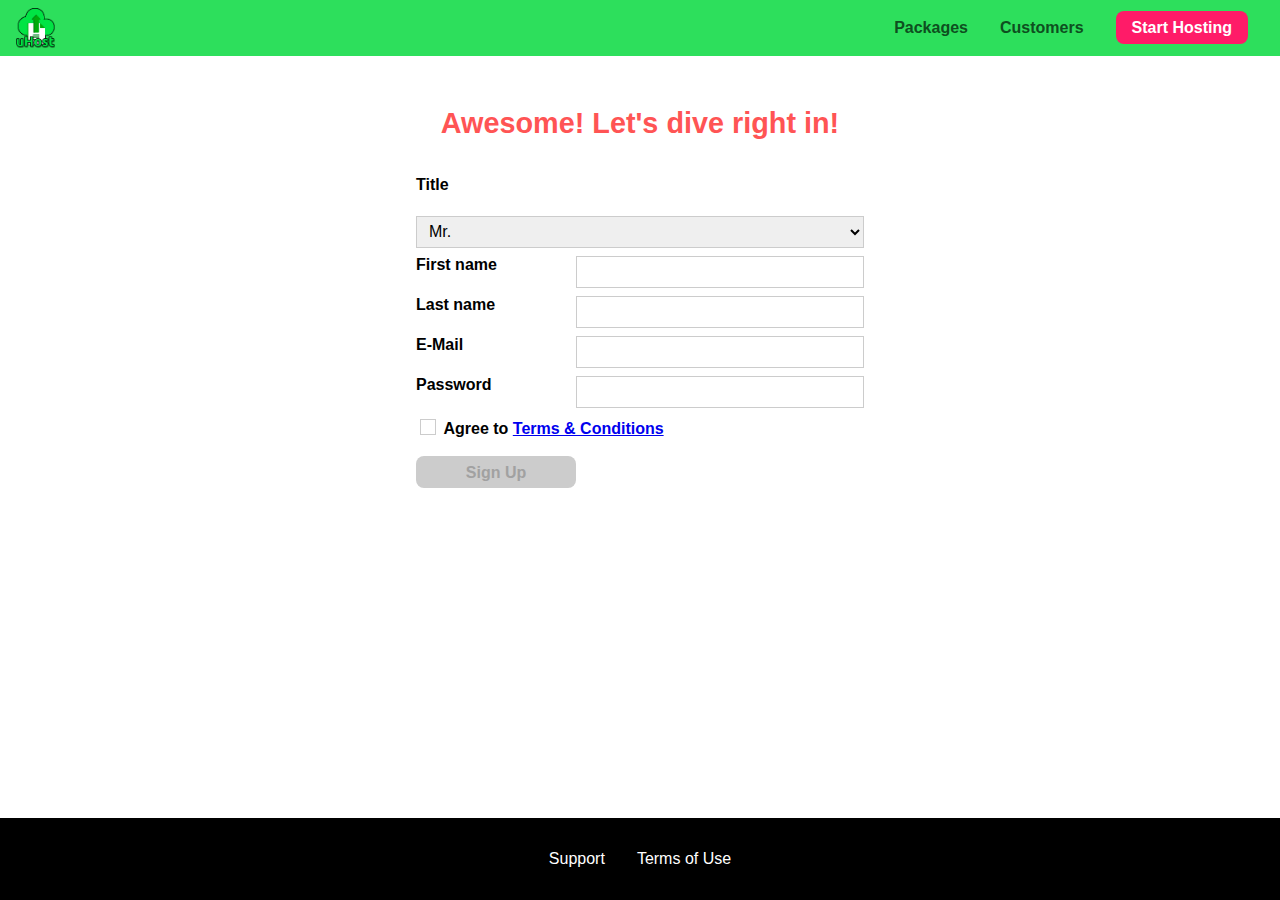
<file: css/basics1/start-hosting/index.html>
<!DOCTYPE html>
<html lang="en">
  <head>
    <meta charset="UTF-8" />
    <meta name="viewport" content="width=device-width, initial-scale=1.0" />
    <meta http-equiv="X-UA-Compatible" content="ie=edge" />
    <title>uHost Signup</title>
    <link rel="shortcut icon" href="../favicon.png" />

    <link rel="stylesheet" href="../shared.css" />
    <link rel="stylesheet" href="start-hosting.css" />
  </head>

  <body>
    <div class="backdrop"></div>
    <header class="main-header">
      <div>
        <button class="toggle-button">
          <span class="toggle-button__bar"></span>
          <span class="toggle-button__bar"></span>
          <span class="toggle-button__bar"></span>
        </button>
        <a href="../index.html" class="main-header__brand">
          <img
            src="../images/uhost-icon.png"
            alt="uHost - Your favorite hosting company"
          />
        </a>
      </div>
      <nav class="main-nav">
        <ul class="main-nav__items">
          <li class="main-nav__item">
            <a href="../packages/index.html">Packages</a>
          </li>
          <li class="main-nav__item">
            <a href="../customers/index.html">Customers</a>
          </li>
          <li class="main-nav__item main-nav__item--cta">
            <a href="index.html">Start Hosting</a>
          </li>
        </ul>
      </nav>
    </header>
    <nav class="mobile-nav">
      <ul class="mobile-nav__items">
        <li class="mobile-nav__item">
          <a href="../packages/index.html">Packages</a>
        </li>
        <li class="mobile-nav__item">
          <a href="../customers/index.html">Customers</a>
        </li>
        <li class="mobile-nav__item mobile-nav__item--cta">
          <a href="index.html">Start Hosting</a>
        </li>
      </ul>
    </nav>
    <main class="signup-page">
      <h1 class="signup-title">Awesome! Let's dive right in!</h1>
      <form action="index.html" class="signup-form">
        <label for="title">Title</label>
        <select id="title">
          <option value="mr">Mr.</option>
          <option value="ms">Ms.</option>
        </select>
        <label for="first-name">First name</label>
        <input type="text" id="first-name" required />
        <label for="last-name">Last name</label>
        <input type="text" id="last-name" required />
        <label for="email">E-Mail</label>
        <input type="email" id="email" required />
        <label for="password">Password</label>
        <input type="password" id="password" required />
        <div class="sign-up__checkbox">
          <input type="checkbox" id="agree-terms" required />
          <label for="agree-terms"
            >Agree to
            <a href="#">Terms &amp; Conditions</a>
          </label>
        </div>
        <button type="submit" class="button" disabled>Sign Up</button>
      </form>
    </main>
    <footer class="main-footer">
      <nav>
        <ul class="main-footer__links">
          <li class="main-footer__link">
            <a href="#">Support</a>
          </li>
          <li class="main-footer__link">
            <a href="#">Terms of Use</a>
          </li>
        </ul>
      </nav>
    </footer>
    <script src="../shared.js"></script>
  </body>
</html>
</file>
<file: css/main.css>
* {
  box-sizing: border-box;
}

body {
  font-family: "Monserrat", sans-serif;
  margin: 0;
}

#product-overview {
  background: url("freedom.jpg");
  width: 100%;
  height: 528px;
  padding: 10px;
}

.section-title {
  color: #2ddf5c;
}

#product-overview h1 {
  color: white;
  font-family: "Anton", sans-serif;
}

.main-header {
  width: 100%;
  background-color: #2ddf5c;
  padding: 8px 16px;
}

.main-header > div {
  display: inline-block;
  vertical-align: middle;
}

.main-header__brand {
  color: #0e4f1f;
  text-decoration: none;
  font-weight: bold;
  font-size: 22px;
}

.main-nav {
  display: inline-block;
  text-align: right;
  width: calc(100% - 74px);
  vertical-align: middle;
}

.main-nav__items {
  margin: 0;
  padding: 0;
  list-style: none;
}

.main-nav__item {
  display: inline-block;
  margin: 0 16px;
}

.main-nav__item a {
  text-decoration: none;
  color: #0e4f1f;
  font-weight: bold;
  padding: 3px 0;
}

/* .main-nav__item a::after{
  content:" (Link)";
  color: red;
} */

.main-nav__item a:hover,
.main-nav__item a:active {
  color: white;
  border-bottom: 5px solid white;
}

.main-nav__item--cta a{
  color: white;
  background: #ff1b68;
  padding: 8px 16px;
  border-radius: 8px;

}
.main-nav__item--cta a:hover,
.main-nav__item--cta a:active
{
  color: #ff1b68;
  border: none;
  background: white;
}
</file>
<file: css/basics1/shared.css>
@import url("https://fonts.googleapis.com/css?family=Anton");
@import url("https://fonts.googleapis.com/css?family=Montserrat:400,700");
@import url("https://fonts.googleapis.com/css?family=Roboto");

* {
  box-sizing: border-box;
}

:root {
  --dark-green: #0e4f1f;
  --highlight-color: #ff1b68;
}

html {
  height: 100%;
}

body {
  font-family: "Monserrat", sans-serif;
  margin: 0;
  padding-top: 3.5rem;
}

@supports (display: grid) {
  body {
    padding-top: 0;
    display: grid;
    grid-template-rows: 3.5rem auto fit-content(8rem);
    grid-template-areas:
      "header"
      "main"
      "footer";
    height: 100%;
  }
}

main {
  /* grid-row: 2 /3; */
  grid-area: main;
}

.backdrop {
  display: none;
  position: fixed;
  opacity: 0;
  top: 0;
  left: 0;
  z-index: 100;
  width: 100vw;
  height: 100vh;
  background-color: rgba(0, 0, 0, 0.5);
  transition: opacity 200ms linear;
}

.main-header {
  width: 100%;
  position: fixed;
  top: 0;
  left: 0;
  background-color: #2ddf5c;
  padding: 0.5rem 1rem;
  z-index: 1;
  display: flex;
  align-items: center;
  justify-content: space-between;
}

.toggle-button {
  width: 3rem;
  background: transparent;
  border: none;
  cursor: pointer;
  padding-top: 0;
  padding-bottom: 0;
  vertical-align: middle;
}

.toggle-button:focus {
  outline: none;
}

.toggle-button__bar {
  width: 100%;
  height: 0.2rem;
  background: black;
  display: block;
  margin: 0.6rem 0;
}

.main-header__brand {
  color: var(--dark-green, #0e4f1f);
  text-decoration: none;
  font-weight: bold;
}

.main-header__brand img {
  height: 2.5rem;
  vertical-align: middle;
  /* height: 100%; */
}

.main-nav {
  display: none;
}

.button {
  background: var(--dark-green, #0e4f1f);
  color: white;
  font: inherit;
  border: 1.5px solid var(--dark-green);
  padding: 0.5rem;
  border-radius: 8px;
  font-weight: bold;
  cursor: pointer;
}

.button:hover,
.button:active {
  background: white;
  color: var(--dark-green);
}

.button:focus {
  outline: none;
}

.button[disabled] {
  cursor: not-allowed;
  border: #a1a1a1;
  background: #ccc;
  color: #a1a1a1;
}

.main-nav__items {
  margin: 0;
  padding: 0;
  list-style: none;
  display: flex;
}

.main-nav__item {
  margin: 0 1rem;
}

.main-nav__item a,
.mobile-nav__item a {
  text-decoration: none;
  color: var(--dark-green);
  font-weight: bold;
  padding: 0.2rem 0;
}

/* .main-nav__item a::after{
    content:" (Link)";
    color: red;
  } */

.main-nav__item a:hover,
.main-nav__item a:active {
  color: white;
  border-bottom: 5px solid white;
}

.main-nav__item--cta {
  animation: wiggle 400ms 3s 8 ease-out none;
}

.main-nav__item--cta a,
.mobile-nav__item--cta a {
  color: white;
  background: var(--highlight-color);
  padding: 0.5rem 1rem;
  border-radius: 8px;
}

.main-nav__item--cta a:hover,
.main-nav__item--cta a:active,
.mobile-nav__item--cta a:hover,
.mobile-nav__item--cta a:active {
  color: var(--highlight-color);
  border: none;
  background: white;
}

.main-footer {
  background: black;
  padding: 2rem;
  margin-top: 3rem;
  /* grid-row: 3 / 4; */
  grid-area: footer;
}

.main-footer__links {
  display: flex;
  margin: 0;
  padding: 0;
  list-style: none;
  flex-direction: column;
  align-items: center;
}

.main-footer__link {
  margin: 0.5rem 0;
}

.main-footer__link > a {
  color: white;
  text-decoration: none;
}

.main-footer__link > a:hover,
.main-footer__link > a:active {
  color: #ccc;
}

.mobile-nav {
  display: none;
  position: fixed;
  z-index: 101;
  top: 0;
  left: 0;
  background: white;
  width: 80%;
  height: 100vh;
}

.mobile-nav__items {
  width: 90%;
  height: 100%;
  list-style: none;
  margin: 0 auto;
  padding: 0;

  display: flex;
  flex-direction: column;
  justify-content: center;
  align-items: center;
}

.mobile-nav__item {
  margin: 1rem 0;
}

.mobile-nav__item a {
  font-size: 1.5rem;
}

.open {
  display: block !important;
  opacity: 1 !important;
  transform: translateY(0) !important;
}

@media (min-width: 40rem) {
  .toggle-button {
    display: none;
  }

  .main-nav {
    display: flex;
  }

  .main-footer__link {
    margin: 0 1rem;
  }

  .main-footer__links {
    flex-direction: row;
    align-items: center;
    justify-content: center;
  }
}

@keyframes wiggle {
  0% {
    transform: rotateZ(0);
  }
  50% {
    transform: rotateZ(-10deg);
  }

  100% {
    transform: rotateZ(10deg);
  }
}
</file>
<file: css/basics1/main.css>
#product-overview {
  /* background: url("images/freedom.jpg") left 10% bottom 20% / cover no-repeat
  border-box; */

  /* background-image: url("freedom.jpg"); */
  /* background-repeat: no-repeat; */
  /* background-size: auto 100%;  */
  /* background-size: cover;  */
  /* background-position: left top;  similar to 0% 0%*/
  /* background-position: left 10% bottom 20%;
  background-clip: border-box;
  background-origin: border-box; */

  /* background-image: linear-gradient(to left bottom,red,blue); */
  /* background-image: linear-gradient(30deg,red,blue,yellow, transparent); */
  /* background-image: linear-gradient(30deg,red 70%,blue); */
  /* background-image: radial-gradient(circle, red blue); circle or elipse */
  /* background-image: radial-gradient(circle 30px at 20% 15%, red, blue, green); circle or elipse */
  /* background-image: radial-gradient(ellipse farthest-side at 20% 15%, red, blue 50%, green); circle or elipse */
  background: linear-gradient(to top, rgba(80, 68, 18, 0.6) 10%, transparent),
    url("images/freedom.jpg") center / cover no-repeat, #ff1b68;
  /* width: 100vw; */
  height: 33vh;
  position: relative;
}

.section-title {
  color: #2ddf5c;
  text-align: center;
}

#product-overview h1 {
  color: white;
  font-family: "Anton", sans-serif;
  position: absolute;
  bottom: 5%;
  left: 3%;
  font-size: 1.6rem;
}

@media (min-width: 40rem) {
  #product-overview {
    height: 40vh;
    background-position: 50% 25%;
  }
  #product-overview h1 {
    font-size: 3rem;
  }
}

@media (min-width: 40rem)and (min-height: 60rem) {
  #product-overview {
    height: 50vh;
    background-position: 50% 25%;
  }
  #product-overview h1 {
    font-size: 5rem;
  }
}

.plan {
  background: #d5ffdc;
  text-align: center;
  padding: 1rem;
  margin: 0.5rem 0;
  width: 100%;
}

.plan--highlighted {
  background: #19b84c;
  color: white;
  border-radius: 8px;
}
@media (min-width: 40rem) {
  .plan_list {
    width: 100%;
    margin: auto;
    text-align: center;
  }

  .plan {
    display: inline-block;
    width: 30%;
    vertical-align: middle;
    min-width: 13rem;
    max-width: 25rem;
  }

  .plan--highlighted {
    box-shadow: 2px 2px 2px 2px rgba(0, 0, 0, 0.5);
  }
}
.plan__annotation {
  background: white;
  color: #19b84c;
  box-shadow: 2px 2px 2px 2px rgba(0, 0, 0, 0.5);
  padding: 0.5rem;
}

.plan__title {
  color: #0e4f1f;
}

.plan__price {
  color: #858585;
}

.plan--highlighted .plan__title {
  color: white;
}
.plan--highlighted .plan__price {
  color: #0e4f1f;
}

.plan__features,
.key-features__list {
  margin: 0;
  padding: 0;
  list-style: none;
}

.plan__feature {
  margin: 0.5rem 0;
}

.key-features__list {
  text-align: center;
}

#key-features {
  background: #ff1b68;
  margin-top: 5rem;
  padding: 2rem;
}

@media (min-width: 40rem) and (min-height: 40rem) {
  .key-feature {
    display: inline-block;
    width: 30%;
    vertical-align: top;
    max-width: 25rem;
  }
}

.key-feature__image {
  background: #ffcede;
  width: 128px;
  height: 128px;
  border: 2px solid #424242;
  border-radius: 50%;
  margin: 0 auto;
  padding: 1.5rem;
}

.key-feature__description {
  text-align: center;
  font-weight: bold;
  color: white;
  font-size: 1.5rem;
}

#key-features > .section-title {
  color: white;
  margin: 2rem;
}

.plan .main-header {
  width: 100%;
  background-color: #2ddf5c;
  padding: 0.5rem 1rem;
}
/* ==MODAL== */

.modal {
  position: fixed;
  opacity: 0;
  transform: translateY(-3rem);
  transition: opacity 200ms ease-in-out, transform 500ms ease-out;
  z-index: 200;
  top: 20%;
  left: 30%;
  width: 40%;
  background: white;
  padding: 1rem;
  border: 1px solid #ccc;
  box-shadow: 1px 1px 1px rgba(0, 0, 0, 0.5);
}

.modal__title {
  text-align: center;
  margin: 0 0 1rem 0;
}

.modal__actions {
  text-align: center;
}

.modal__action {
  border: 1px solid #0e4f1f;
  background: #0e4f1f;
  text-decoration: none;
  color: white;
  font: inherit;
  padding: 0.5rem 1rem;
  cursor: pointer;
}

.modal__action:hover,
.modal__action:active {
  background: #2ddf5c;
  border-color: #2ddf5c;
}

.modal__action--negative {
  background: red;
  border-color: red;
}

.modal__action--negative:hover,
.modal__action--negative:active {
  background: #ff5454;
  border-color: #ff5454;
}
</file>
<file: css/grid-auto-area/main.css>
.container {
  margin: 20px;
  display: grid;
  grid-template-columns: repeat(auto-fit, 10rem);
  grid-template-rows: 20rem;
  justify-content: center;
  grid-gap: 1.5rem;
  grid-auto-rows: minmax(8rem, auto);
  grid-auto-flow: row;
  grid-auto-columns: 5rem;
}

.quote {
  border: 1px solid #fa923f;
  background: #ffbd87;
  font-family: sans-serif;
  padding: 1rem;
  border-radius: 5px;
}

.quote:nth-of-type(2) {
  grid-column: span 2;
}

.quote--featured {
  border: #ff4213;
  background: #ff9f87;
  grid-column: span 2;
}
</file>
<file: css/grid/main.css>
.container {
  margin: 20px;
  display: grid;
  height: 800px;
  grid-template-columns: [hd-start] repeat(4, [col-start] 20% [col-end]) [hd-end];
  grid-template-rows:
    [hd-start] 5rem [row-1-end row-2-start hd-end] minmax(10px, 20rem)
    [row-2-end] 100px [row-3-end];
  /* column-gap: 20px;
  row-gap: 10px; */
  gap: 10px 20px;

  grid-template-areas:
    "header header header header"
    ". side main main"
    "footer footer footer footer";

  /* justify-content: center;
    align-content: center; */
}

@media (max-width: 40rem) {
  .container {
    grid-template-columns: [hd-start] repeat(4, [col-start] 20% [col-end]) [hd-end];
    grid-template-rows:
      [hd-start] 5rem [row-1-end row-2-start hd-end] minmax(10px, 20rem)
      [row-2-end] 150px [row-3-end row-4-start] 100px [row-4-end];

    gap: 10px 20px;

    grid-template-areas:
      "header header header header"
      "main main main main"
      "side side side side"
      "footer footer footer footer";
  }
}

.el1 {
  background: rgba(255, 154, 72, 0.5);
  /* grid-column: col-start 2 / col-end 2; */
  grid-area: side;
}

.el2 {
  background: rgba(255, 0, 0, 0.5);
  /* grid-column-start: 1;
  grid-column-end: -1; */
  /* grid-column: 1 / -1;
  grid-row: row-2-start / span 1; */
  grid-area: main;
  z-index: 10;
  /* justify-self: center;
  align-self: baseline; */
}

.el3 {
  background: rgba(0, 128, 0, 0.5);
  /* grid-column-start: 2;
  grid-column-end: span 3;
  grid-row-start: row-1-start;
  grid-row-end: row-2-end; */
  /* grid-area: row-1-start / 2 / row-2-end / span 3; */
  /* grid-area: header;  */
  grid-area: hd;
}

.el4 {
  background: rgba(0, 4, 255, 0.5);
  grid-area: footer;
}
</file>
<file: css/sass/compiled-css/main.css>
.char-highlight {
  font-weight: bold;
  font-size: 1.4rem;
  color: #521751;
}

html {
  font-size: 94.75%;
}
@media (min-width: 40rem) {
  html {
    font-size: 125%;
  }
}

body {
  font-family: Arial, sans-serif;
  margin: 0;
}

.container {
  display: -webkit-box;
  display: -ms-flexbox;
  display: -webkit-flex;
  display: flex;
  flex-direction: column;
  flex-wrap: nowrap;
  align-items: center;
  padding: 3rem 0;
  box-sizing: border-box;
}

.sass-section, .sass-details, .sass-introduction {
  border: 0.05rem solid #521751;
  background: #f7e1f6;
  padding: 2rem;
  text-align: center;
  width: 90%;
  box-sizing: border-box;
}
@media (min-width: 40rem) {
  .sass-section, .sass-details, .sass-introduction {
    width: 30rem;
  }
}

.sass-introduction {
  box-shadow: 0.2rem 0.2rem 0.1rem #ccc;
}
.sass-introduction p {
  margin: 0;
}

.sass-details {
  margin: 2rem 0;
}

.section-header {
  border-bottom: 0.05rem solid #521751;
}
.section-header h1 {
  margin: 0 0 1rem 0;
}

.documentation-links {
  list-style: none;
  margin: 1rem 0 0 0;
  padding: 0;
  display: -webkit-box;
  display: -ms-flexbox;
  display: -webkit-flex;
  display: flex;
  flex-direction: column;
}
.documentation-links li {
  margin: 0.2rem 0;
  background: white;
}
.documentation-links .documentation-link {
  text-decoration: none;
  color: #521751;
  display: block;
  padding: 0.2rem;
  border: 0.05rem solid #521751;
}
.documentation-links .documentation-link:hover, .documentation-links .documentation-link:active {
  color: white;
  background: #fa923f;
  border-color: #fa923f;
}

@media (min-width: 40rem) {
  .container {
    padding: 3rem 0;
  }
}/*# sourceMappingURL=main.css.map */
</file>
<file: css/transforms/main.css>
.container {
    position: relative;
    margin: 150px auto;
    border: 1px solid black;
    width: 200px;
    height: 200px;
    perspective: 1000px;
    perspective-origin: 500px;
    transform: rotateY(95deg);
    transform-style: preserve-3d;
}

/* .box1 {
    background: red;
    width: 100%;
    height: 100%;
    transform:  rotateX(30deg) rotateY(80deg) rotateZ(30deg);
    color: white;
    text-align: center;
} */
.box2 {
    position: absolute;
    background: blue;
    width: 100%;
    height: 100%;
    transform:   rotateY(80deg);
    color: white;
    text-align: center;
}
.box3 {
    position: absolute;
    background: green;
    width: 100%;
    height: 100%;
    transform:  translateZ(-100rem);
    color: white;
    text-align: center;
}
</file>
<file: css/basics1/customers/customers.css>
.testimonial {
  font-size: 1.2rem;
}

main{
  padding-top: 2.5rem;
}

.testimonial__image-container {
  width: 60%;
  max-width: 40rem;
  box-shadow: 3px 3px 5px 3px rgba(0, 0, 0, 0.3);
  transform: skew(20deg);
  overflow: hidden;
}

.testimonial__image {
  width: 100%;
  vertical-align: top;
  transform: skew(-20deg) scale(1.4);
}

#customer-1:hover .testimonial__image-container{
  animation: flip-customer 1s ease-out forwards;
}

.testimonial__info {
  text-align: right;
  padding: 0.9rem;
}

#customer-2.testimonial {
  text-align: right;
}

#customer-2 .testimonial__info {
  text-align: left;
}

.testimonial__name {
  margin: 0.2rem;
  color: #ff5454;
  font-size: 2rem;
}

.testimonial__subtitle {
  margin: 0;
  font-size: 1.1rem;
  color: #ccc;
}

.testimonial__subtitle a {
  color: inherit;
  text-decoration: none;
}

.testimonial__subtitle a:hover,
.testimonial__subtitle a:active {
  color: #7a7a7a;
}

.testimonial__text {
  margin: 0.2rem;
}

@media (min-width: 40rem) {
  .testimonial {
    margin: 3rem auto;
    max-width: 1500px;
    display: flex;
    align-items: center;
    justify-content: space-around;
  }

  .testimonial__list {
    width: 80%;
    margin: auto;
  }

  .testimonial__image-container {

    width: 66%;
  }

  .testimonial__info {

    width: 30%;
  }
}

@keyframes flip-customer {
  0%{
    transform: rotateY(0) skew(20deg);
  }
  50%{
    transform: rotateY(160deg) skew(20deg);
  }
  100%{
    transform: rotateY(360deg) skew(20deg);
  }
}
</file>
<file: css/basics1/packages/packages.css>
main {
  padding-top: 2rem;
}

.background {
  background: url("../images/plans-background.jpg") center/cover;
  filter: grayscale(40%);
  width: 100vw;
  height: 100vh;
  position: fixed;
  z-index: -1;
}

.package {
  width: 80%;
  border: 4px solid #0e4f1f;
  border-left: none;
  margin: 1rem 0;
  background: rgba(14, 79, 31, 0.2);
  position: relative;
  overflow: hidden;
}

.plan {
  text-decoration: none;
  color: inherit;
  display: block;
  padding: 2rem;
}
.package:hover,
.package:active {
  box-shadow: 2px 2px 4px rgba(0, 0, 0, 0.5);
  border-color: #ff5454;
}

.package__title {
  color: black;
}

.package__badge {
  position: absolute;
  top: 0;
  right: 0;
  margin: 0;
  font-size: 0.8rem;
  color: white;
  background: #ff5454;
  padding: 0.5rem;
  transform: rotate(45deg) translate(3.5rem, -1rem);
  transform-origin: center;
  width: 12rem;
  text-align: center;
}

.package__sub-title {
  color: #979797;
}

.package__description {
  border: 1px solid #0e4f1f;
  color: #0e4f1f;
  padding: 1rem;
  font-size: 1.2rem;
  background: white;
  font-family: "Roboto", sans-serif;
  font-style: italic;
  text-shadow: 2px 2px 7px rgb(185, 180, 180);
}

.clearfix {
  clear: both;
}

#plus {
  background: rgba(213, 255, 220, 0.95);
}

#free {
  background: rgba(234, 252, 237, 0.95);
  float: right;
  border-right: none;
  border-left: 4px solid #0e4f1f;
}

#free:hover,
#free:active {
  border-left-color: #ff5454;
}

#premium {
  background: rgba(14, 79, 31, 0.95);
}

#premium .package__title {
  color: white;
}

#premium .package__sub-title {
  color: #bbb;
}

#premium .package__description {
  border: 1px solid #0e4f1f;
  color: #0e4f1f;
  padding: 10px;
}

@media (min-width: 40rem) {
  main {
    margin: 0 auto;
    max-width: 1500px;
  }
}

@media (min-width: 1500px) {
  .package {
    border-left: 4px solid #0e4f1f;
  }

  #free {
    border-right: 4px solid #0e4f1f;
  }

  #free:hover,
  #free:active {
    border-right-color: #ff5454;
  }
}
</file>
<file: css/basics1/start-hosting/start-hosting.css>
main {
  padding-top: 2rem;
}

.signup-title {
  text-align: center;
  font-size: 1.8rem;
  color: #ff5454;
}

.signup-form {
  padding: 1rem;
  display: grid;
  grid-auto-rows: 2rem;
  row-gap: 0.5rem;
}

.signup-form label {
  font-weight: bold;
}

.signup-form label,
.signup-form input,
.signup-form select {
  display: block;
  width: 100%;
}

.signup-form input:not([type="checkbox"]),
.signup-form select {
  border: 1px solid #ccc;
  padding: 0.2rem 0.5rem;
  font: inherit;
}

.signup-form input:focus,
.signup-form select:focus {
  outline: none;
  background: #d8f3df;
  border-color: #2ddf5c;
}

/* .signup-form input[type="checkbox"] */
.signup-form input[id*="terms"],
.signup-form input[id*="terms"] + label {
  display: inline-block;
  width: auto;
  vertical-align: bottom;
}


.signup-form input[type="checkbox"] {
  border: 1px solid #ccc;
  background: white;
  width: 1rem;
  height: 1rem;
  -webkit-appearance: none;
  -moz-appearance: none;
  appearance: none;
}

.signup-form input[type="checkbox"]:checked{
  background: #2ddf5c;
  border: #034f1f;
}

.signup-form input.invalid,
.signup-form select.invalid
.signup-form :invalid {
  border-color: red !important;
  background-color: #faacac;
}


.signup-form button[type="submit"] {
  display: block;
}

@media (min-width: 40rem) {
  .signup-form {
    margin: auto;
    width: 30rem;
    grid-template-columns: 10rem auto;
    row-gap: 0.5rem;
  }
  .sign-up__checkbox{
    grid-column: span 2;
  }

  .signup-form #title{
    grid-column: span 2;
  }
}
</file>
